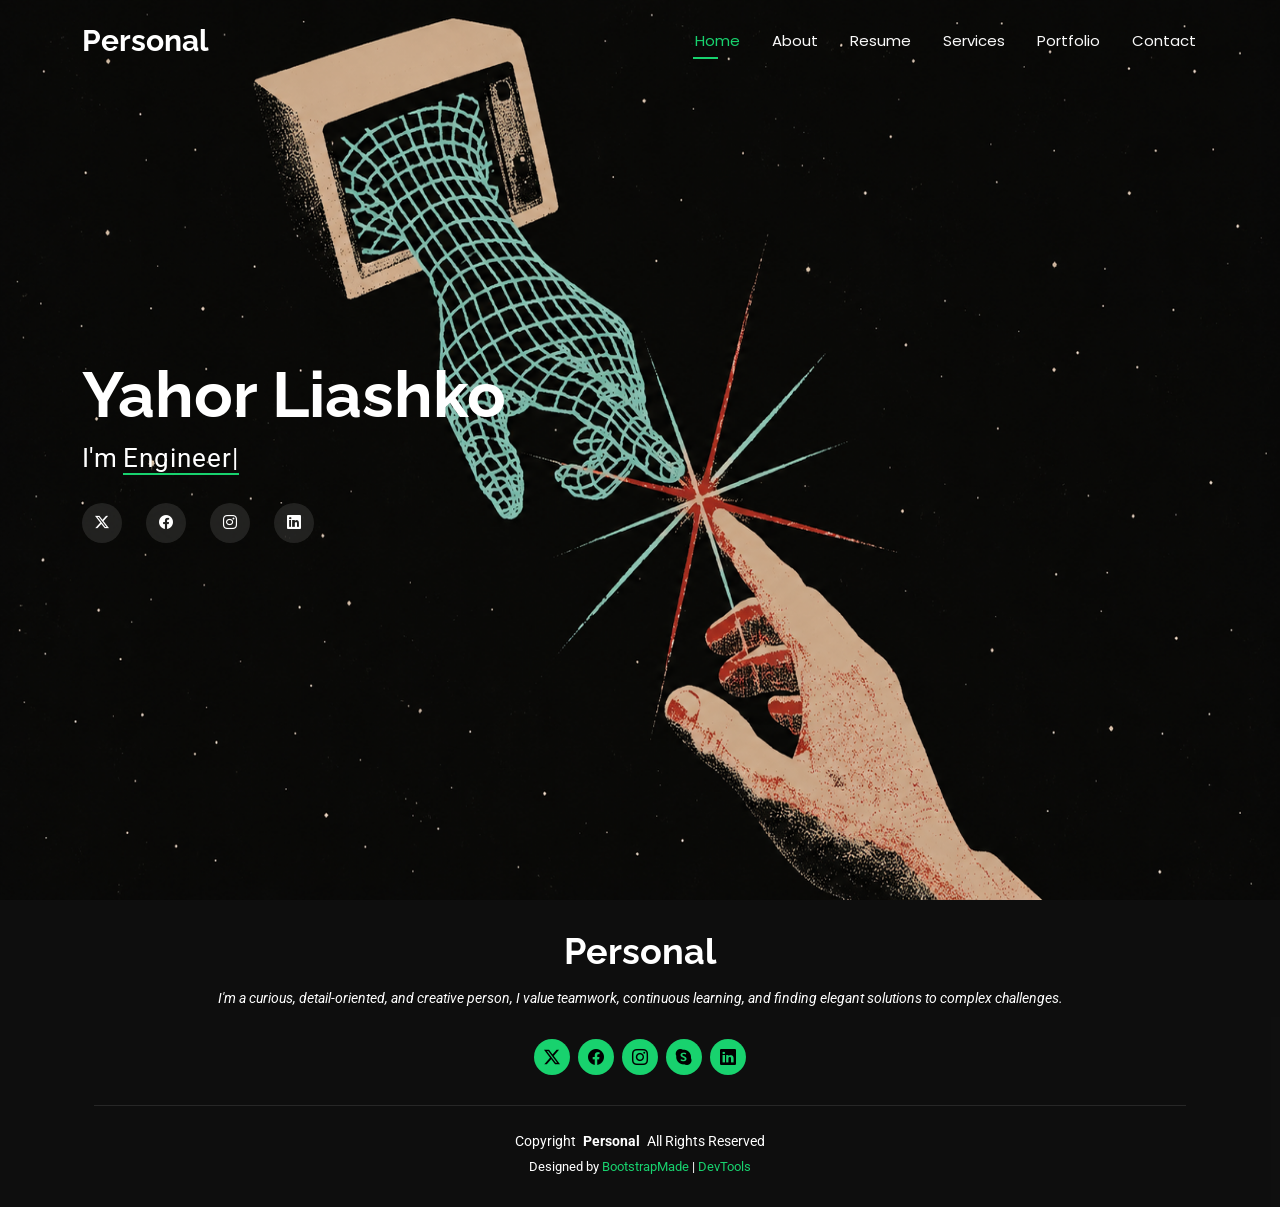
<file: index.html>
<!DOCTYPE html>
<html lang="en">

<head>
  <meta charset="utf-8">
  <meta content="width=device-width, initial-scale=1.0" name="viewport">
  <title>My CV</title>
  <meta name="description" content="Yahor Liashko CV page">
  <meta name="keywords" content="Yahor Liashko, CV, Resume">
  <meta name="author" content="Yahor Liashko">

  <!-- Favicons -->
  <link href="assets/img/e.svg" rel="icon">
  <link href="assets/img/apple-touch-icon.png" rel="apple-touch-icon">

  <!-- Fonts -->
  <link href="https://fonts.googleapis.com" rel="preconnect">
  <link href="https://fonts.gstatic.com" rel="preconnect" crossorigin>
  <link href="https://fonts.googleapis.com/css2?family=Roboto:ital,wght@0,100;0,300;0,400;0,500;0,700;0,900;1,100;1,300;1,400;1,500;1,700;1,900&family=Poppins:ital,wght@0,100;0,200;0,300;0,400;0,500;0,600;0,700;0,800;0,900;1,100;1,200;1,300;1,400;1,500;1,600;1,700;1,800;1,900&family=Raleway:ital,wght@0,100;0,200;0,300;0,400;0,500;0,600;0,700;0,800;0,900;1,100;1,200;1,300;1,400;1,500;1,600;1,700;1,800;1,900&display=swap" rel="stylesheet">

  <!-- Vendor CSS Files -->
  <link href="assets/vendor/bootstrap/css/bootstrap.min.css" rel="stylesheet">
  <link href="assets/vendor/bootstrap-icons/bootstrap-icons.css" rel="stylesheet">
  <link href="assets/vendor/aos/aos.css" rel="stylesheet">
  <link href="assets/vendor/swiper/swiper-bundle.min.css" rel="stylesheet">
  <link href="assets/vendor/glightbox/css/glightbox.min.css" rel="stylesheet">

  <!-- Main CSS File -->
  <link href="assets/css/main.css" rel="stylesheet">

  <!-- =======================================================
  * Template Name: Personal
  * Template URL: https://bootstrapmade.com/personal-free-resume-bootstrap-template/
  * Updated: Mar 05 2025 with Bootstrap v5.3.3
  * Author: BootstrapMade.com
  * License: https://bootstrapmade.com/license/
  ======================================================== -->
</head>

<body class="index-page">

  <header id="header" class="header d-flex align-items-center fixed-top">
    <div class="container-fluid container-xl position-relative d-flex align-items-center justify-content-between">

      <a href="index.html" class="logo d-flex align-items-center">
        <!-- Uncomment the line below if you also wish to use an image logo -->
        <!-- <img src="assets/img/logo.webp" alt=""> -->
        <h1 class="sitename">Personal</h1>
      </a>

      <nav id="navmenu" class="navmenu">
        <ul>
          <li><a href="index.html" class="active">Home</a></li>
          <li><a href="about.html">About</a></li>
          <li><a href="resume.html">Resume</a></li>
          <li><a href="services.html">Services</a></li>
          <li><a href="portfolio.html">Portfolio</a></li>
          <li><a href="contact.html">Contact</a></li>
        </ul>
        <i class="mobile-nav-toggle d-xl-none bi bi-list"></i>
      </nav>

    </div>
  </header>

  <main class="main">

    <!-- Hero Section -->
    <section id="hero" class="hero section dark-background">

      <img src="assets/img/homebg.png" alt="" data-aos="fade-in">

      <div class="container" data-aos="zoom-out" data-aos-delay="100">
        <h2>Yahor Liashko</h2>
        <p>I'm <span class="typed" data-typed-items="Engineer, Developer, Programmer, IT Support"></span><span class="typed-cursor typed-cursor--blink"></span></p>
        <div class="social-links">
          <a href="#"><i class="bi bi-twitter-x"></i></a>
          <a href="#"><i class="bi bi-facebook"></i></a>
          <a href="#"><i class="bi bi-instagram"></i></a>
          <a href="#"><i class="bi bi-linkedin"></i></a>
        </div>
      </div>

    </section><!-- /Hero Section -->

  </main>

  <footer id="footer" class="footer dark-background">
    <div class="container">
      <h3 class="sitename">Personal</h3>
      <p>I'm a curious, detail-oriented, and creative person, I value teamwork, continuous learning, and finding elegant solutions to complex challenges.</p>
      <div class="social-links d-flex justify-content-center">
        <a href=""><i class="bi bi-twitter-x"></i></a>
        <a href=""><i class="bi bi-facebook"></i></a>
        <a href=""><i class="bi bi-instagram"></i></a>
        <a href=""><i class="bi bi-skype"></i></a>
        <a href=""><i class="bi bi-linkedin"></i></a>
      </div>
      <div class="container">
        <div class="copyright">
          <span>Copyright</span> <strong class="px-1 sitename">Personal</strong> <span>All Rights Reserved</span>
        </div>
        <div class="credits">
          <!-- All the links in the footer should remain intact. -->
          <!-- You can delete the links only if you've purchased the pro version. -->
          <!-- Licensing information: https://bootstrapmade.com/license/ -->
          <!-- Purchase the pro version with working PHP/AJAX contact form: [buy-url] -->
          Designed by <a href="https://bootstrapmade.com/">BootstrapMade</a> | <a href="https://bootstrapmade.com/tools/">DevTools</a>
        </div>
      </div>
    </div>
  </footer>

  <!-- Scroll Top -->
  <a href="#" id="scroll-top" class="scroll-top d-flex align-items-center justify-content-center"><i class="bi bi-arrow-up-short"></i></a>

  <!-- Preloader -->
  <div id="preloader"></div>

  <!-- Vendor JS Files -->
  <script src="assets/vendor/bootstrap/js/bootstrap.bundle.min.js"></script>
  <script src="assets/vendor/php-email-form/validate.js"></script>
  <script src="assets/vendor/aos/aos.js"></script>
  <script src="assets/vendor/typed.js/typed.umd.js"></script>
  <script src="assets/vendor/purecounter/purecounter_vanilla.js"></script>
  <script src="assets/vendor/waypoints/noframework.waypoints.js"></script>
  <script src="assets/vendor/swiper/swiper-bundle.min.js"></script>
  <script src="assets/vendor/glightbox/js/glightbox.min.js"></script>
  <script src="assets/vendor/imagesloaded/imagesloaded.pkgd.min.js"></script>
  <script src="assets/vendor/isotope-layout/isotope.pkgd.min.js"></script>

  <!-- Main JS File -->
  <script src="assets/js/main.js"></script>

</body>

</html>
</file>
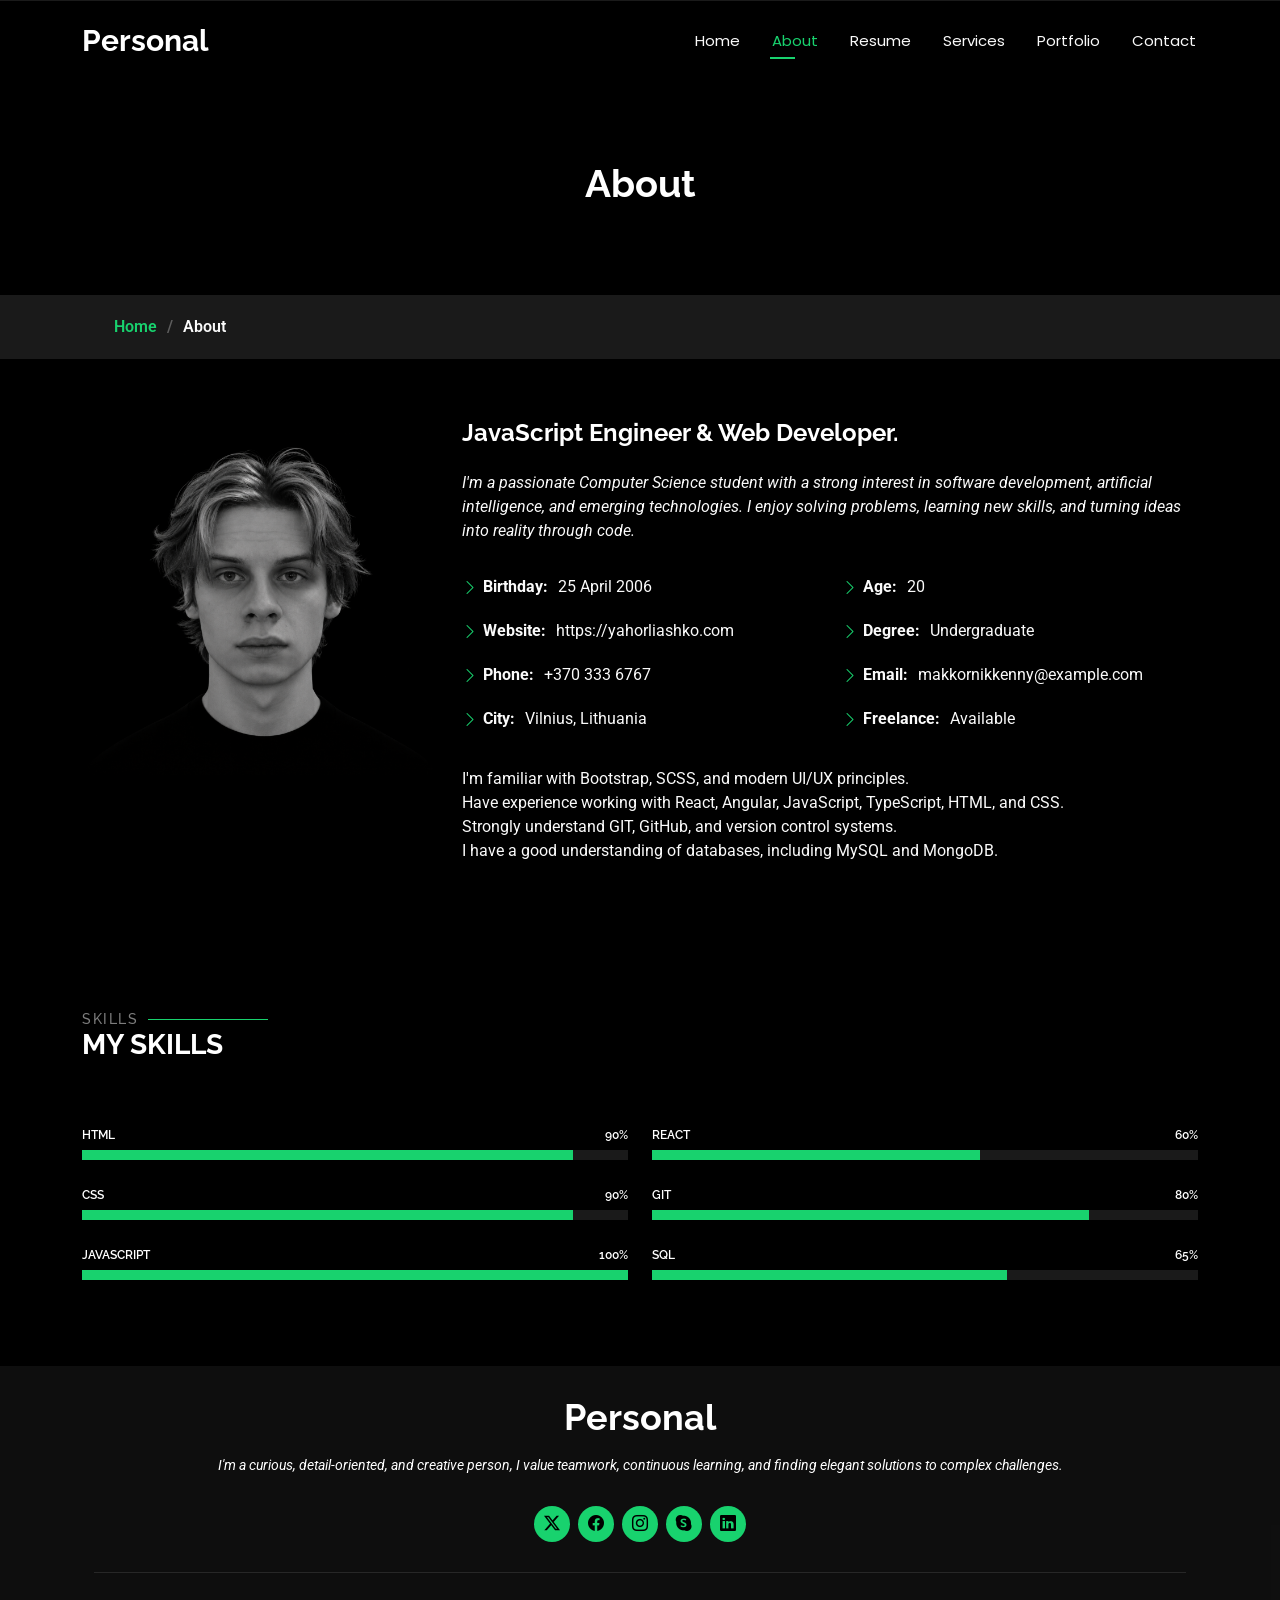
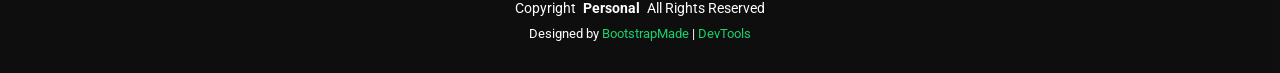
<file: about.html>
<!DOCTYPE html>
<html lang="en">

<head>
  <meta charset="utf-8">
  <meta content="width=device-width, initial-scale=1.0" name="viewport">
  <title>My CV</title>
  <meta name="description" content="Yahor Liashko CV page">
  <meta name="keywords" content="Yahor Liashko, CV, Resume">
  <meta name="author" content="Yahor Liashko">


  <!-- Favicons -->
  <link href="assets/img/e.svg" rel="icon">
  <link href="assets/img/apple-touch-icon.png" rel="apple-touch-icon">

  <!-- Fonts -->
  <link href="https://fonts.googleapis.com" rel="preconnect">
  <link href="https://fonts.gstatic.com" rel="preconnect" crossorigin>
  <link href="https://fonts.googleapis.com/css2?family=Roboto:ital,wght@0,100;0,300;0,400;0,500;0,700;0,900;1,100;1,300;1,400;1,500;1,700;1,900&family=Poppins:ital,wght@0,100;0,200;0,300;0,400;0,500;0,600;0,700;0,800;0,900;1,100;1,200;1,300;1,400;1,500;1,600;1,700;1,800;1,900&family=Raleway:ital,wght@0,100;0,200;0,300;0,400;0,500;0,600;0,700;0,800;0,900;1,100;1,200;1,300;1,400;1,500;1,600;1,700;1,800;1,900&display=swap" rel="stylesheet">

  <!-- Vendor CSS Files -->
  <link href="assets/vendor/bootstrap/css/bootstrap.min.css" rel="stylesheet">
  <link href="assets/vendor/bootstrap-icons/bootstrap-icons.css" rel="stylesheet">
  <link href="assets/vendor/aos/aos.css" rel="stylesheet">
  <link href="assets/vendor/swiper/swiper-bundle.min.css" rel="stylesheet">
  <link href="assets/vendor/glightbox/css/glightbox.min.css" rel="stylesheet">

  <!-- Main CSS File -->
  <link href="assets/css/main.css" rel="stylesheet">

  <!-- =======================================================
  * Template Name: Personal
  * Template URL: https://bootstrapmade.com/personal-free-resume-bootstrap-template/
  * Updated: Mar 05 2025 with Bootstrap v5.3.3
  * Author: BootstrapMade.com
  * License: https://bootstrapmade.com/license/
  ======================================================== -->
</head>

<body class="about-page">

  <header id="header" class="header d-flex align-items-center fixed-top">
    <div class="container-fluid container-xl position-relative d-flex align-items-center justify-content-between">

      <a href="index.html" class="logo d-flex align-items-center">
        <!-- Uncomment the line below if you also wish to use an image logo -->
        <!-- <img src="assets/img/logo.webp" alt=""> -->
        <h1 class="sitename">Personal</h1>
      </a>

      <nav id="navmenu" class="navmenu">
        <ul>
          <li><a href="index.html">Home</a></li>
          <li><a href="about.html" class="active">About</a></li>
          <li><a href="resume.html">Resume</a></li>
          <li><a href="services.html">Services</a></li>
          <li><a href="portfolio.html">Portfolio</a></li>
          <li><a href="contact.html">Contact</a></li>
        </ul>
        <i class="mobile-nav-toggle d-xl-none bi bi-list"></i>
      </nav>

    </div>
  </header>

  <main class="main">

    <!-- Page Title -->
    <div class="page-title" data-aos="fade">
      <div class="heading">
        <div class="container">
          <div class="row d-flex justify-content-center text-center">
            <div class="col-lg-8">
              <h1>About</h1>
            </div>
          </div>
        </div>
      </div>
      <nav class="breadcrumbs">
        <div class="container">
          <ol>
            <li><a href="index.html">Home</a></li>
            <li class="current">About</li>
          </ol>
        </div>
      </nav>
    </div><!-- End Page Title -->

    <!-- About Section -->
    <section id="about" class="about section">

      <div class="container" data-aos="fade-up" data-aos-delay="100">

        <div class="row gy-4 justify-content-center">
          <div class="col-lg-4">
            <img src="assets/img/fluid-img.png" class="img-fluid" alt="">
          </div>
          <div class="col-lg-8 content">
            <h2>JavaScript Engineer &amp; Web Developer.</h2>
            <p class="fst-italic py-3">
             I'm a passionate Computer Science student with a strong interest in software development, artificial intelligence, and emerging technologies. I enjoy solving problems, learning new skills, and turning ideas into reality through code.
            </p>
            <div class="row">
              <div class="col-lg-6">
                <ul>
                  <li><i class="bi bi-chevron-right"></i> <strong>Birthday:</strong> <span>25 April 2006</span></li>
                  <li><i class="bi bi-chevron-right"></i> <strong>Website:</strong> <span>https://yahorliashko.com</span></li>
                  <li><i class="bi bi-chevron-right"></i> <strong>Phone:</strong> <span>+370 333 6767</span></li>
                  <li><i class="bi bi-chevron-right"></i> <strong>City:</strong> <span>Vilnius, Lithuania</span></li>
                </ul>
              </div>
              <div class="col-lg-6">
                <ul>
                  <li><i class="bi bi-chevron-right"></i> <strong>Age:</strong> <span>20</span></li>
                  <li><i class="bi bi-chevron-right"></i> <strong>Degree:</strong> <span>Undergraduate</span></li>
                  <li><i class="bi bi-chevron-right"></i> <strong>Email:</strong> <span>makkornikkenny@example.com</span></li>
                  <li><i class="bi bi-chevron-right"></i> <strong>Freelance:</strong> <span>Available</span></li>
                </ul>
              </div>
            </div>
            <p class="py-3">
              I'm familiar with Bootstrap, SCSS, and modern UI/UX principles.<br>
              Have experience working with React, Angular, JavaScript, TypeScript, HTML, and CSS.<br>
              Strongly understand GIT, GitHub, and version control systems.<br>
              I have a good understanding of databases, including MySQL and MongoDB.
            </p>
          </div>
        </div>

      </div>

    </section><!-- /About Section -->

    <!-- Skills Section -->
    <section id="skills" class="skills section">

      <!-- Section Title -->
      <div class="container section-title" data-aos="fade-up">
        <h2>Skills</h2>
        <div><span>My</span> <span class="description-title">Skills</span></div>
      </div><!-- End Section Title -->

      <div class="container" data-aos="fade-up" data-aos-delay="100">

        <div class="row skills-content skills-animation">

          <div class="col-lg-6">

            <div class="progress">
              <span class="skill"><span>HTML</span> <i class="val">90%</i></span>
              <div class="progress-bar-wrap">
                <div class="progress-bar" role="progressbar" aria-valuenow="90" aria-valuemin="0" aria-valuemax="100"></div>
              </div>
            </div><!-- End Skills Item -->

            <div class="progress">
              <span class="skill"><span>CSS</span> <i class="val">90%</i></span>
              <div class="progress-bar-wrap">
                <div class="progress-bar" role="progressbar" aria-valuenow="90" aria-valuemin="0" aria-valuemax="100"></div>
              </div>
            </div><!-- End Skills Item -->

            <div class="progress">
              <span class="skill"><span>JavaScript</span> <i class="val">100%</i></span>
              <div class="progress-bar-wrap">
                <div class="progress-bar" role="progressbar" aria-valuenow="100" aria-valuemin="0" aria-valuemax="100"></div>
              </div>
            </div><!-- End Skills Item -->

          </div>

          <div class="col-lg-6">

            <div class="progress">
              <span class="skill"><span>React</span> <i class="val">60%</i></span>
              <div class="progress-bar-wrap">
                <div class="progress-bar" role="progressbar" aria-valuenow="60" aria-valuemin="0" aria-valuemax="100"></div>
              </div>
            </div><!-- End Skills Item -->

            <div class="progress">
              <span class="skill"><span>GIT</span> <i class="val">80%</i></span>
              <div class="progress-bar-wrap">
                <div class="progress-bar" role="progressbar" aria-valuenow="80" aria-valuemin="0" aria-valuemax="100"></div>
              </div>
            </div><!-- End Skills Item -->

            <div class="progress">
              <span class="skill"><span>SQL</span> <i class="val">65%</i></span>
              <div class="progress-bar-wrap">
                <div class="progress-bar" role="progressbar" aria-valuenow="65" aria-valuemin="0" aria-valuemax="100"></div>
              </div>
            </div><!-- End Skills Item -->

          </div>

        </div>

      </div>

    </section><!-- /Skills Section -->

  </main>

  <footer id="footer" class="footer dark-background">
    <div class="container">
      <h3 class="sitename">Personal</h3>
      <p>I'm a curious, detail-oriented, and creative person, I value teamwork, continuous learning, and finding elegant solutions to complex challenges.</p>
      <div class="social-links d-flex justify-content-center">
        <a href=""><i class="bi bi-twitter-x"></i></a>
        <a href=""><i class="bi bi-facebook"></i></a>
        <a href=""><i class="bi bi-instagram"></i></a>
        <a href=""><i class="bi bi-skype"></i></a>
        <a href=""><i class="bi bi-linkedin"></i></a>
      </div>
      <div class="container">
        <div class="copyright">
          <span>Copyright</span> <strong class="px-1 sitename">Personal</strong> <span>All Rights Reserved</span>
        </div>
        <div class="credits">
          <!-- All the links in the footer should remain intact. -->
          <!-- You can delete the links only if you've purchased the pro version. -->
          <!-- Licensing information: https://bootstrapmade.com/license/ -->
          <!-- Purchase the pro version with working PHP/AJAX contact form: [buy-url] -->
          Designed by <a href="https://bootstrapmade.com/">BootstrapMade</a> | <a href="https://bootstrapmade.com/tools/">DevTools</a>
        </div>
      </div>
    </div>
  </footer>

  <!-- Scroll Top -->
  <a href="#" id="scroll-top" class="scroll-top d-flex align-items-center justify-content-center"><i class="bi bi-arrow-up-short"></i></a>

  <!-- Preloader -->
  <div id="preloader"></div>

  <!-- Vendor JS Files -->
  <script src="assets/vendor/bootstrap/js/bootstrap.bundle.min.js"></script>
  <script src="assets/vendor/php-email-form/validate.js"></script>
  <script src="assets/vendor/aos/aos.js"></script>
  <script src="assets/vendor/typed.js/typed.umd.js"></script>
  <script src="assets/vendor/purecounter/purecounter_vanilla.js"></script>
  <script src="assets/vendor/waypoints/noframework.waypoints.js"></script>
  <script src="assets/vendor/swiper/swiper-bundle.min.js"></script>
  <script src="assets/vendor/glightbox/js/glightbox.min.js"></script>
  <script src="assets/vendor/imagesloaded/imagesloaded.pkgd.min.js"></script>
  <script src="assets/vendor/isotope-layout/isotope.pkgd.min.js"></script>

  <!-- Main JS File -->
  <script src="assets/js/main.js"></script>

</body>

</html>
</file>
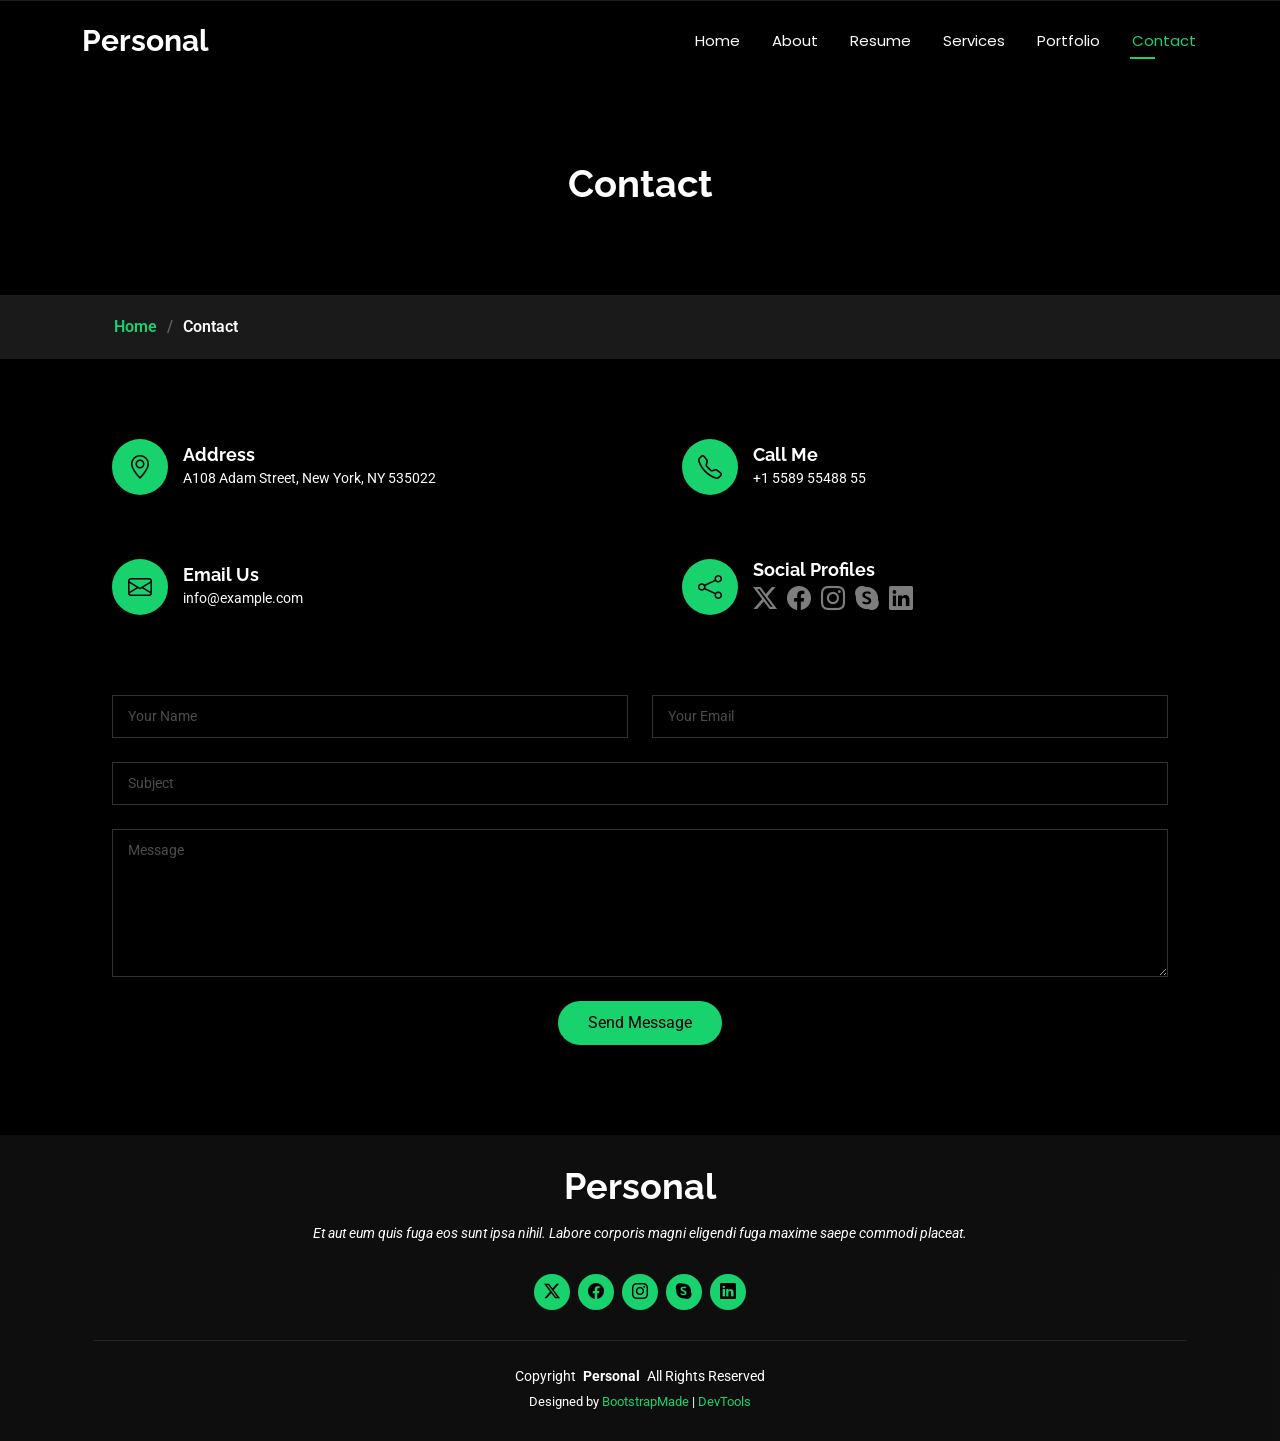
<file: contact.html>
<!DOCTYPE html>
<html lang="en">

<head>
  <meta charset="utf-8">
  <meta content="width=device-width, initial-scale=1.0" name="viewport">
  <title>Contact - Personal Bootstrap Template</title>
  <meta name="description" content="">
  <meta name="keywords" content="">

  <!-- Favicons -->
  <link href="assets/img/e.svg" rel="icon">
  <link href="assets/img/apple-touch-icon.png" rel="apple-touch-icon">

  <!-- Fonts -->
  <link href="https://fonts.googleapis.com" rel="preconnect">
  <link href="https://fonts.gstatic.com" rel="preconnect" crossorigin>
  <link href="https://fonts.googleapis.com/css2?family=Roboto:ital,wght@0,100;0,300;0,400;0,500;0,700;0,900;1,100;1,300;1,400;1,500;1,700;1,900&family=Poppins:ital,wght@0,100;0,200;0,300;0,400;0,500;0,600;0,700;0,800;0,900;1,100;1,200;1,300;1,400;1,500;1,600;1,700;1,800;1,900&family=Raleway:ital,wght@0,100;0,200;0,300;0,400;0,500;0,600;0,700;0,800;0,900;1,100;1,200;1,300;1,400;1,500;1,600;1,700;1,800;1,900&display=swap" rel="stylesheet">

  <!-- Vendor CSS Files -->
  <link href="assets/vendor/bootstrap/css/bootstrap.min.css" rel="stylesheet">
  <link href="assets/vendor/bootstrap-icons/bootstrap-icons.css" rel="stylesheet">
  <link href="assets/vendor/aos/aos.css" rel="stylesheet">
  <link href="assets/vendor/swiper/swiper-bundle.min.css" rel="stylesheet">
  <link href="assets/vendor/glightbox/css/glightbox.min.css" rel="stylesheet">

  <!-- Main CSS File -->
  <link href="assets/css/main.css" rel="stylesheet">

  <!-- =======================================================
  * Template Name: Personal
  * Template URL: https://bootstrapmade.com/personal-free-resume-bootstrap-template/
  * Updated: Mar 05 2025 with Bootstrap v5.3.3
  * Author: BootstrapMade.com
  * License: https://bootstrapmade.com/license/
  ======================================================== -->
</head>

<body class="contact-page">

  <header id="header" class="header d-flex align-items-center fixed-top">
    <div class="container-fluid container-xl position-relative d-flex align-items-center justify-content-between">

      <a href="index.html" class="logo d-flex align-items-center">
        <!-- Uncomment the line below if you also wish to use an image logo -->
        <!-- <img src="assets/img/logo.webp" alt=""> -->
        <h1 class="sitename">Personal</h1>
      </a>

      <nav id="navmenu" class="navmenu">
        <ul>
          <li><a href="index.html">Home</a></li>
          <li><a href="about.html">About</a></li>
          <li><a href="resume.html">Resume</a></li>
          <li><a href="services.html">Services</a></li>
          <li><a href="portfolio.html">Portfolio</a></li>
          <li><a href="contact.html" class="active">Contact</a></li>
        </ul>
        <i class="mobile-nav-toggle d-xl-none bi bi-list"></i>
      </nav>

    </div>
  </header>

  <main class="main">

    <!-- Page Title -->
    <div class="page-title" data-aos="fade">
      <div class="heading">
        <div class="container">
          <div class="row d-flex justify-content-center text-center">
            <div class="col-lg-8">
              <h1>Contact</h1>
            </div>
          </div>
        </div>
      </div>
      <nav class="breadcrumbs">
        <div class="container">
          <ol>
            <li><a href="index.html">Home</a></li>
            <li class="current">Contact</li>
          </ol>
        </div>
      </nav>
    </div><!-- End Page Title -->

    <!-- Contact Section -->
    <section id="contact" class="contact section">

      <div class="container" data-aos="fade-up" data-aos-delay="100">

        <div class="row gy-4">

          <div class="col-md-6">
            <div class="info-item d-flex align-items-center" data-aos="fade-up" data-aos-delay="200">
              <i class="icon bi bi-geo-alt flex-shrink-0"></i>
              <div>
                <h3>Address</h3>
                <p>A108 Adam Street, New York, NY 535022</p>
              </div>
            </div>
          </div><!-- End Info Item -->

          <div class="col-md-6">
            <div class="info-item d-flex align-items-center" data-aos="fade-up" data-aos-delay="300">
              <i class="icon bi bi-telephone flex-shrink-0"></i>
              <div>
                <h3>Call Me</h3>
                <p>+1 5589 55488 55</p>
              </div>
            </div>
          </div><!-- End Info Item -->

          <div class="col-md-6">
            <div class="info-item d-flex align-items-center" data-aos="fade-up" data-aos-delay="400">
              <i class="icon bi bi-envelope flex-shrink-0"></i>
              <div>
                <h3>Email Us</h3>
                <p>info@example.com</p>
              </div>
            </div>
          </div><!-- End Info Item -->

          <div class="col-md-6">
            <div class="info-item d-flex align-items-center" data-aos="fade-up" data-aos-delay="500">
              <i class="icon bi bi-share flex-shrink-0"></i>
              <div>
                <h3>Social Profiles</h3>
                <div class="social-links">
                  <a href="#"><i class="bi bi-twitter-x"></i></a>
                  <a href="#"><i class="bi bi-facebook"></i></a>
                  <a href="#"><i class="bi bi-instagram"></i></a>
                  <a href="#"><i class="bi bi-skype"></i></a>
                  <a href="#"><i class="bi bi-linkedin"></i></a>
                </div>
              </div>
            </div>
          </div><!-- End Info Item -->

        </div>

        <form action="forms/contact.php" method="post" class="php-email-form" data-aos="fade-up" data-aos-delay="600">
          <div class="row gy-4">

            <div class="col-md-6">
              <input type="text" name="name" class="form-control" placeholder="Your Name" required="">
            </div>

            <div class="col-md-6 ">
              <input type="email" class="form-control" name="email" placeholder="Your Email" required="">
            </div>

            <div class="col-md-12">
              <input type="text" class="form-control" name="subject" placeholder="Subject" required="">
            </div>

            <div class="col-md-12">
              <textarea class="form-control" name="message" rows="6" placeholder="Message" required=""></textarea>
            </div>

            <div class="col-md-12 text-center">
              <div class="loading">Loading</div>
              <div class="error-message"></div>
              <div class="sent-message">Your message has been sent. Thank you!</div>

              <button type="submit">Send Message</button>
            </div>

          </div>
        </form><!-- End Contact Form -->

      </div>

    </section><!-- /Contact Section -->

  </main>

  <footer id="footer" class="footer dark-background">
    <div class="container">
      <h3 class="sitename">Personal</h3>
      <p>Et aut eum quis fuga eos sunt ipsa nihil. Labore corporis magni eligendi fuga maxime saepe commodi placeat.</p>
      <div class="social-links d-flex justify-content-center">
        <a href=""><i class="bi bi-twitter-x"></i></a>
        <a href=""><i class="bi bi-facebook"></i></a>
        <a href=""><i class="bi bi-instagram"></i></a>
        <a href=""><i class="bi bi-skype"></i></a>
        <a href=""><i class="bi bi-linkedin"></i></a>
      </div>
      <div class="container">
        <div class="copyright">
          <span>Copyright</span> <strong class="px-1 sitename">Personal</strong> <span>All Rights Reserved</span>
        </div>
        <div class="credits">
          <!-- All the links in the footer should remain intact. -->
          <!-- You can delete the links only if you've purchased the pro version. -->
          <!-- Licensing information: https://bootstrapmade.com/license/ -->
          <!-- Purchase the pro version with working PHP/AJAX contact form: [buy-url] -->
          Designed by <a href="https://bootstrapmade.com/">BootstrapMade</a> | <a href="https://bootstrapmade.com/tools/">DevTools</a>
        </div>
      </div>
    </div>
  </footer>

  <!-- Scroll Top -->
  <a href="#" id="scroll-top" class="scroll-top d-flex align-items-center justify-content-center"><i class="bi bi-arrow-up-short"></i></a>

  <!-- Preloader -->
  <div id="preloader"></div>

  <!-- Vendor JS Files -->
  <script src="assets/vendor/bootstrap/js/bootstrap.bundle.min.js"></script>
  <script src="assets/vendor/php-email-form/validate.js"></script>
  <script src="assets/vendor/aos/aos.js"></script>
  <script src="assets/vendor/typed.js/typed.umd.js"></script>
  <script src="assets/vendor/purecounter/purecounter_vanilla.js"></script>
  <script src="assets/vendor/waypoints/noframework.waypoints.js"></script>
  <script src="assets/vendor/swiper/swiper-bundle.min.js"></script>
  <script src="assets/vendor/glightbox/js/glightbox.min.js"></script>
  <script src="assets/vendor/imagesloaded/imagesloaded.pkgd.min.js"></script>
  <script src="assets/vendor/isotope-layout/isotope.pkgd.min.js"></script>

  <!-- Main JS File -->
  <script src="assets/js/main.js"></script>

</body>

</html>
</file>
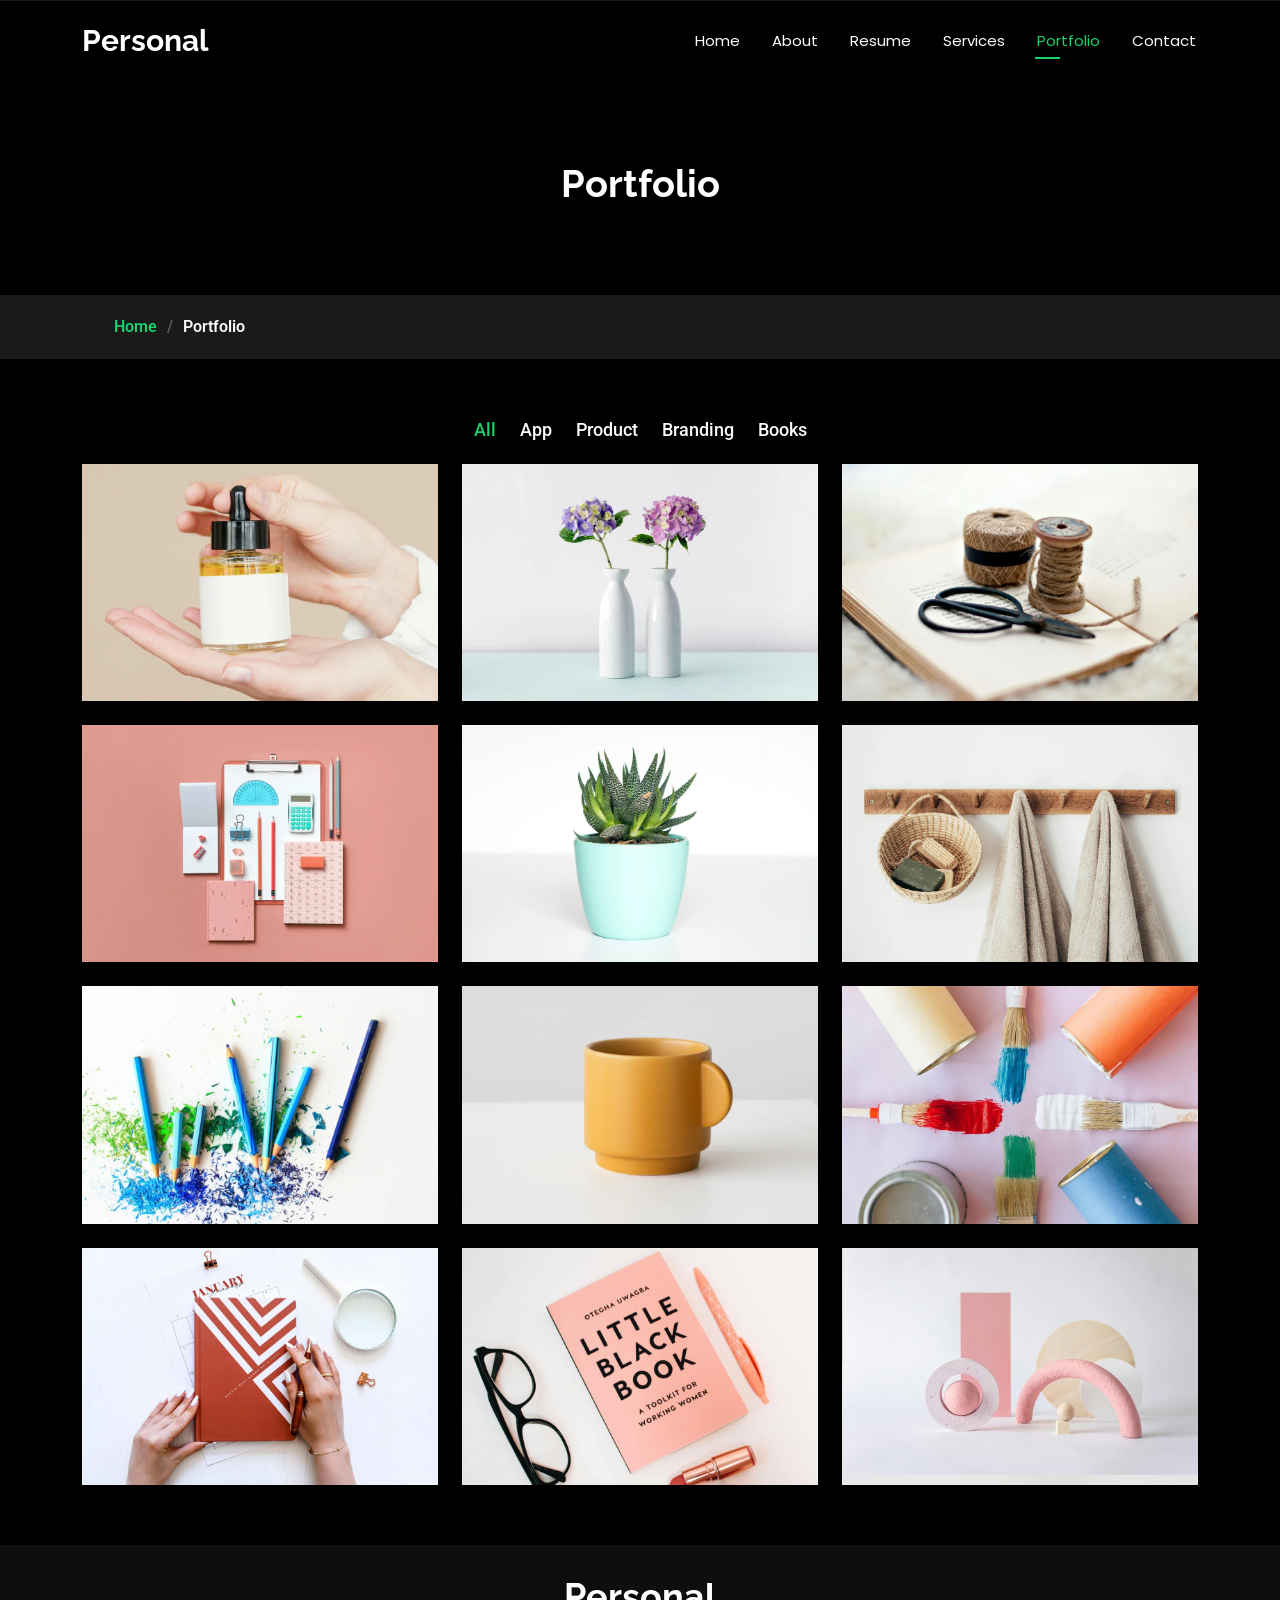
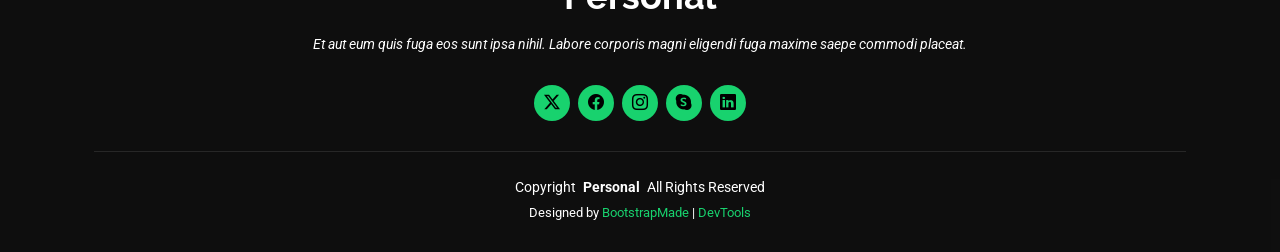
<file: portfolio.html>
<!DOCTYPE html>
<html lang="en">

<head>
  <meta charset="utf-8">
  <meta content="width=device-width, initial-scale=1.0" name="viewport">
  <title>Portfolio - Personal Bootstrap Template</title>
  <meta name="description" content="">
  <meta name="keywords" content="">

  <!-- Favicons -->
  <link href="assets/img/favicon.png" rel="icon">
  <link href="assets/img/apple-touch-icon.png" rel="apple-touch-icon">

  <!-- Fonts -->
  <link href="https://fonts.googleapis.com" rel="preconnect">
  <link href="https://fonts.gstatic.com" rel="preconnect" crossorigin>
  <link href="https://fonts.googleapis.com/css2?family=Roboto:ital,wght@0,100;0,300;0,400;0,500;0,700;0,900;1,100;1,300;1,400;1,500;1,700;1,900&family=Poppins:ital,wght@0,100;0,200;0,300;0,400;0,500;0,600;0,700;0,800;0,900;1,100;1,200;1,300;1,400;1,500;1,600;1,700;1,800;1,900&family=Raleway:ital,wght@0,100;0,200;0,300;0,400;0,500;0,600;0,700;0,800;0,900;1,100;1,200;1,300;1,400;1,500;1,600;1,700;1,800;1,900&display=swap" rel="stylesheet">

  <!-- Vendor CSS Files -->
  <link href="assets/vendor/bootstrap/css/bootstrap.min.css" rel="stylesheet">
  <link href="assets/vendor/bootstrap-icons/bootstrap-icons.css" rel="stylesheet">
  <link href="assets/vendor/aos/aos.css" rel="stylesheet">
  <link href="assets/vendor/swiper/swiper-bundle.min.css" rel="stylesheet">
  <link href="assets/vendor/glightbox/css/glightbox.min.css" rel="stylesheet">

  <!-- Main CSS File -->
  <link href="assets/css/main.css" rel="stylesheet">

  <!-- =======================================================
  * Template Name: Personal
  * Template URL: https://bootstrapmade.com/personal-free-resume-bootstrap-template/
  * Updated: Mar 05 2025 with Bootstrap v5.3.3
  * Author: BootstrapMade.com
  * License: https://bootstrapmade.com/license/
  ======================================================== -->
</head>

<body class="portfolio-page">

  <header id="header" class="header d-flex align-items-center fixed-top">
    <div class="container-fluid container-xl position-relative d-flex align-items-center justify-content-between">

      <a href="index.html" class="logo d-flex align-items-center">
        <!-- Uncomment the line below if you also wish to use an image logo -->
        <!-- <img src="assets/img/logo.webp" alt=""> -->
        <h1 class="sitename">Personal</h1>
      </a>

      <nav id="navmenu" class="navmenu">
        <ul>
          <li><a href="index.html">Home</a></li>
          <li><a href="about.html">About</a></li>
          <li><a href="resume.html">Resume</a></li>
          <li><a href="services.html">Services</a></li>
          <li><a href="portfolio.html" class="active">Portfolio</a></li>
          <li><a href="contact.html">Contact</a></li>
        </ul>
        <i class="mobile-nav-toggle d-xl-none bi bi-list"></i>
      </nav>

    </div>
  </header>

  <main class="main">

    <!-- Page Title -->
    <div class="page-title" data-aos="fade">
      <div class="heading">
        <div class="container">
          <div class="row d-flex justify-content-center text-center">
            <div class="col-lg-8">
              <h1>Portfolio</h1>
            </div>
          </div>
        </div>
      </div>
      <nav class="breadcrumbs">
        <div class="container">
          <ol>
            <li><a href="index.html">Home</a></li>
            <li class="current">Portfolio</li>
          </ol>
        </div>
      </nav>
    </div><!-- End Page Title -->

    <!-- Portfolio Section -->
    <section id="portfolio" class="portfolio section">

      <div class="container">

        <div class="isotope-layout" data-default-filter="*" data-layout="masonry" data-sort="original-order">

          <ul class="portfolio-filters isotope-filters" data-aos="fade-up" data-aos-delay="100">
            <li data-filter="*" class="filter-active">All</li>
            <li data-filter=".filter-app">App</li>
            <li data-filter=".filter-product">Product</li>
            <li data-filter=".filter-branding">Branding</li>
            <li data-filter=".filter-books">Books</li>
          </ul><!-- End Portfolio Filters -->

          <div class="row gy-4 isotope-container" data-aos="fade-up" data-aos-delay="200">

            <div class="col-lg-4 col-md-6 portfolio-item isotope-item filter-app">
              <div class="portfolio-content h-100">
                <img src="assets/img/portfolio/portfolio-1.webp" class="img-fluid" alt="">
                <div class="portfolio-info">
                  <h4>App 1</h4>
                  <p>Lorem ipsum, dolor sit amet consectetur</p>
                  <a href="assets/img/portfolio/portfolio-1.webp" title="App 1" data-gallery="portfolio-gallery-app" class="glightbox preview-link"><i class="bi bi-zoom-in"></i></a>
                  <a href="" title="More Details" class="details-link"><i class="bi bi-link-45deg"></i></a>
                </div>
              </div>
            </div><!-- End Portfolio Item -->

            <div class="col-lg-4 col-md-6 portfolio-item isotope-item filter-product">
              <div class="portfolio-content h-100">
                <img src="assets/img/portfolio/portfolio-10.webp" class="img-fluid" alt="">
                <div class="portfolio-info">
                  <h4>Product 1</h4>
                  <p>Lorem ipsum, dolor sit amet consectetur</p>
                  <a href="assets/img/portfolio/portfolio-10.webp" title="Product 1" data-gallery="portfolio-gallery-product" class="glightbox preview-link"><i class="bi bi-zoom-in"></i></a>
                  <a href="" title="More Details" class="details-link"><i class="bi bi-link-45deg"></i></a>
                </div>
              </div>
            </div><!-- End Portfolio Item -->

            <div class="col-lg-4 col-md-6 portfolio-item isotope-item filter-branding">
              <div class="portfolio-content h-100">
                <img src="assets/img/portfolio/portfolio-7.webp" class="img-fluid" alt="">
                <div class="portfolio-info">
                  <h4>Branding 1</h4>
                  <p>Lorem ipsum, dolor sit amet consectetur</p>
                  <a href="assets/img/portfolio/portfolio-7.webp" title="Branding 1" data-gallery="portfolio-gallery-branding" class="glightbox preview-link"><i class="bi bi-zoom-in"></i></a>
                  <a href="" title="More Details" class="details-link"><i class="bi bi-link-45deg"></i></a>
                </div>
              </div>
            </div><!-- End Portfolio Item -->

            <div class="col-lg-4 col-md-6 portfolio-item isotope-item filter-books">
              <div class="portfolio-content h-100">
                <img src="assets/img/portfolio/portfolio-4.webp" class="img-fluid" alt="">
                <div class="portfolio-info">
                  <h4>Books 1</h4>
                  <p>Lorem ipsum, dolor sit amet consectetur</p>
                  <a href="assets/img/portfolio/portfolio-4.webp" title="Branding 1" data-gallery="portfolio-gallery-book" class="glightbox preview-link"><i class="bi bi-zoom-in"></i></a>
                  <a href="" title="More Details" class="details-link"><i class="bi bi-link-45deg"></i></a>
                </div>
              </div>
            </div><!-- End Portfolio Item -->

            <div class="col-lg-4 col-md-6 portfolio-item isotope-item filter-app">
              <div class="portfolio-content h-100">
                <img src="assets/img/portfolio/portfolio-2.webp" class="img-fluid" alt="">
                <div class="portfolio-info">
                  <h4>App 2</h4>
                  <p>Lorem ipsum, dolor sit amet consectetur</p>
                  <a href="assets/img/portfolio/portfolio-2.webp" title="App 2" data-gallery="portfolio-gallery-app" class="glightbox preview-link"><i class="bi bi-zoom-in"></i></a>
                  <a href="" title="More Details" class="details-link"><i class="bi bi-link-45deg"></i></a>
                </div>
              </div>
            </div><!-- End Portfolio Item -->

            <div class="col-lg-4 col-md-6 portfolio-item isotope-item filter-product">
              <div class="portfolio-content h-100">
                <img src="assets/img/portfolio/portfolio-11.webp" class="img-fluid" alt="">
                <div class="portfolio-info">
                  <h4>Product 2</h4>
                  <p>Lorem ipsum, dolor sit amet consectetur</p>
                  <a href="assets/img/portfolio/portfolio-11.webp" title="Product 2" data-gallery="portfolio-gallery-product" class="glightbox preview-link"><i class="bi bi-zoom-in"></i></a>
                  <a href="" title="More Details" class="details-link"><i class="bi bi-link-45deg"></i></a>
                </div>
              </div>
            </div><!-- End Portfolio Item -->

            <div class="col-lg-4 col-md-6 portfolio-item isotope-item filter-branding">
              <div class="portfolio-content h-100">
                <img src="assets/img/portfolio/portfolio-8.webp" class="img-fluid" alt="">
                <div class="portfolio-info">
                  <h4>Branding 2</h4>
                  <p>Lorem ipsum, dolor sit amet consectetur</p>
                  <a href="assets/img/portfolio/portfolio-8.webp" title="Branding 2" data-gallery="portfolio-gallery-branding" class="glightbox preview-link"><i class="bi bi-zoom-in"></i></a>
                  <a href="" title="More Details" class="details-link"><i class="bi bi-link-45deg"></i></a>
                </div>
              </div>
            </div><!-- End Portfolio Item -->

            <div class="col-lg-4 col-md-6 portfolio-item isotope-item filter-books">
              <div class="portfolio-content h-100">
                <img src="assets/img/portfolio/portfolio-5.webp" class="img-fluid" alt="">
                <div class="portfolio-info">
                  <h4>Books 2</h4>
                  <p>Lorem ipsum, dolor sit amet consectetur</p>
                  <a href="assets/img/portfolio/portfolio-5.webp" title="Branding 2" data-gallery="portfolio-gallery-book" class="glightbox preview-link"><i class="bi bi-zoom-in"></i></a>
                  <a href="" title="More Details" class="details-link"><i class="bi bi-link-45deg"></i></a>
                </div>
              </div>
            </div><!-- End Portfolio Item -->

            <div class="col-lg-4 col-md-6 portfolio-item isotope-item filter-app">
              <div class="portfolio-content h-100">
                <img src="assets/img/portfolio/portfolio-3.webp" class="img-fluid" alt="">
                <div class="portfolio-info">
                  <h4>App 3</h4>
                  <p>Lorem ipsum, dolor sit amet consectetur</p>
                  <a href="assets/img/portfolio/portfolio-3.webp" title="App 3" data-gallery="portfolio-gallery-app" class="glightbox preview-link"><i class="bi bi-zoom-in"></i></a>
                  <a href="" title="More Details" class="details-link"><i class="bi bi-link-45deg"></i></a>
                </div>
              </div>
            </div><!-- End Portfolio Item -->

            <div class="col-lg-4 col-md-6 portfolio-item isotope-item filter-product">
              <div class="portfolio-content h-100">
                <img src="assets/img/portfolio/portfolio-12.webp" class="img-fluid" alt="">
                <div class="portfolio-info">
                  <h4>Product 3</h4>
                  <p>Lorem ipsum, dolor sit amet consectetur</p>
                  <a href="assets/img/portfolio/portfolio-12.webp" title="Product 3" data-gallery="portfolio-gallery-product" class="glightbox preview-link"><i class="bi bi-zoom-in"></i></a>
                  <a href="" title="More Details" class="details-link"><i class="bi bi-link-45deg"></i></a>
                </div>
              </div>
            </div><!-- End Portfolio Item -->

            <div class="col-lg-4 col-md-6 portfolio-item isotope-item filter-branding">
              <div class="portfolio-content h-100">
                <img src="assets/img/portfolio/portfolio-9.webp" class="img-fluid" alt="">
                <div class="portfolio-info">
                  <h4>Branding 3</h4>
                  <p>Lorem ipsum, dolor sit amet consectetur</p>
                  <a href="assets/img/portfolio/portfolio-9.webp" title="Branding 2" data-gallery="portfolio-gallery-branding" class="glightbox preview-link"><i class="bi bi-zoom-in"></i></a>
                  <a href="" title="More Details" class="details-link"><i class="bi bi-link-45deg"></i></a>
                </div>
              </div>
            </div><!-- End Portfolio Item -->

            <div class="col-lg-4 col-md-6 portfolio-item isotope-item filter-books">
              <div class="portfolio-content h-100">
                <img src="assets/img/portfolio/portfolio-6.webp" class="img-fluid" alt="">
                <div class="portfolio-info">
                  <h4>Books 3</h4>
                  <p>Lorem ipsum, dolor sit amet consectetur</p>
                  <a href="assets/img/portfolio/portfolio-6.webp" title="Branding 3" data-gallery="portfolio-gallery-book" class="glightbox preview-link"><i class="bi bi-zoom-in"></i></a>
                  <a href="" title="More Details" class="details-link"><i class="bi bi-link-45deg"></i></a>
                </div>
              </div>
            </div><!-- End Portfolio Item -->

          </div><!-- End Portfolio Container -->

        </div>

      </div>

    </section><!-- /Portfolio Section -->

  </main>

  <footer id="footer" class="footer dark-background">
    <div class="container">
      <h3 class="sitename">Personal</h3>
      <p>Et aut eum quis fuga eos sunt ipsa nihil. Labore corporis magni eligendi fuga maxime saepe commodi placeat.</p>
      <div class="social-links d-flex justify-content-center">
        <a href=""><i class="bi bi-twitter-x"></i></a>
        <a href=""><i class="bi bi-facebook"></i></a>
        <a href=""><i class="bi bi-instagram"></i></a>
        <a href=""><i class="bi bi-skype"></i></a>
        <a href=""><i class="bi bi-linkedin"></i></a>
      </div>
      <div class="container">
        <div class="copyright">
          <span>Copyright</span> <strong class="px-1 sitename">Personal</strong> <span>All Rights Reserved</span>
        </div>
        <div class="credits">
          <!-- All the links in the footer should remain intact. -->
          <!-- You can delete the links only if you've purchased the pro version. -->
          <!-- Licensing information: https://bootstrapmade.com/license/ -->
          <!-- Purchase the pro version with working PHP/AJAX contact form: [buy-url] -->
          Designed by <a href="https://bootstrapmade.com/">BootstrapMade</a> | <a href="https://bootstrapmade.com/tools/">DevTools</a>
        </div>
      </div>
    </div>
  </footer>

  <!-- Scroll Top -->
  <a href="#" id="scroll-top" class="scroll-top d-flex align-items-center justify-content-center"><i class="bi bi-arrow-up-short"></i></a>

  <!-- Preloader -->
  <div id="preloader"></div>

  <!-- Vendor JS Files -->
  <script src="assets/vendor/bootstrap/js/bootstrap.bundle.min.js"></script>
  <script src="assets/vendor/php-email-form/validate.js"></script>
  <script src="assets/vendor/aos/aos.js"></script>
  <script src="assets/vendor/typed.js/typed.umd.js"></script>
  <script src="assets/vendor/purecounter/purecounter_vanilla.js"></script>
  <script src="assets/vendor/waypoints/noframework.waypoints.js"></script>
  <script src="assets/vendor/swiper/swiper-bundle.min.js"></script>
  <script src="assets/vendor/glightbox/js/glightbox.min.js"></script>
  <script src="assets/vendor/imagesloaded/imagesloaded.pkgd.min.js"></script>
  <script src="assets/vendor/isotope-layout/isotope.pkgd.min.js"></script>

  <!-- Main JS File -->
  <script src="assets/js/main.js"></script>

</body>

</html>
</file>
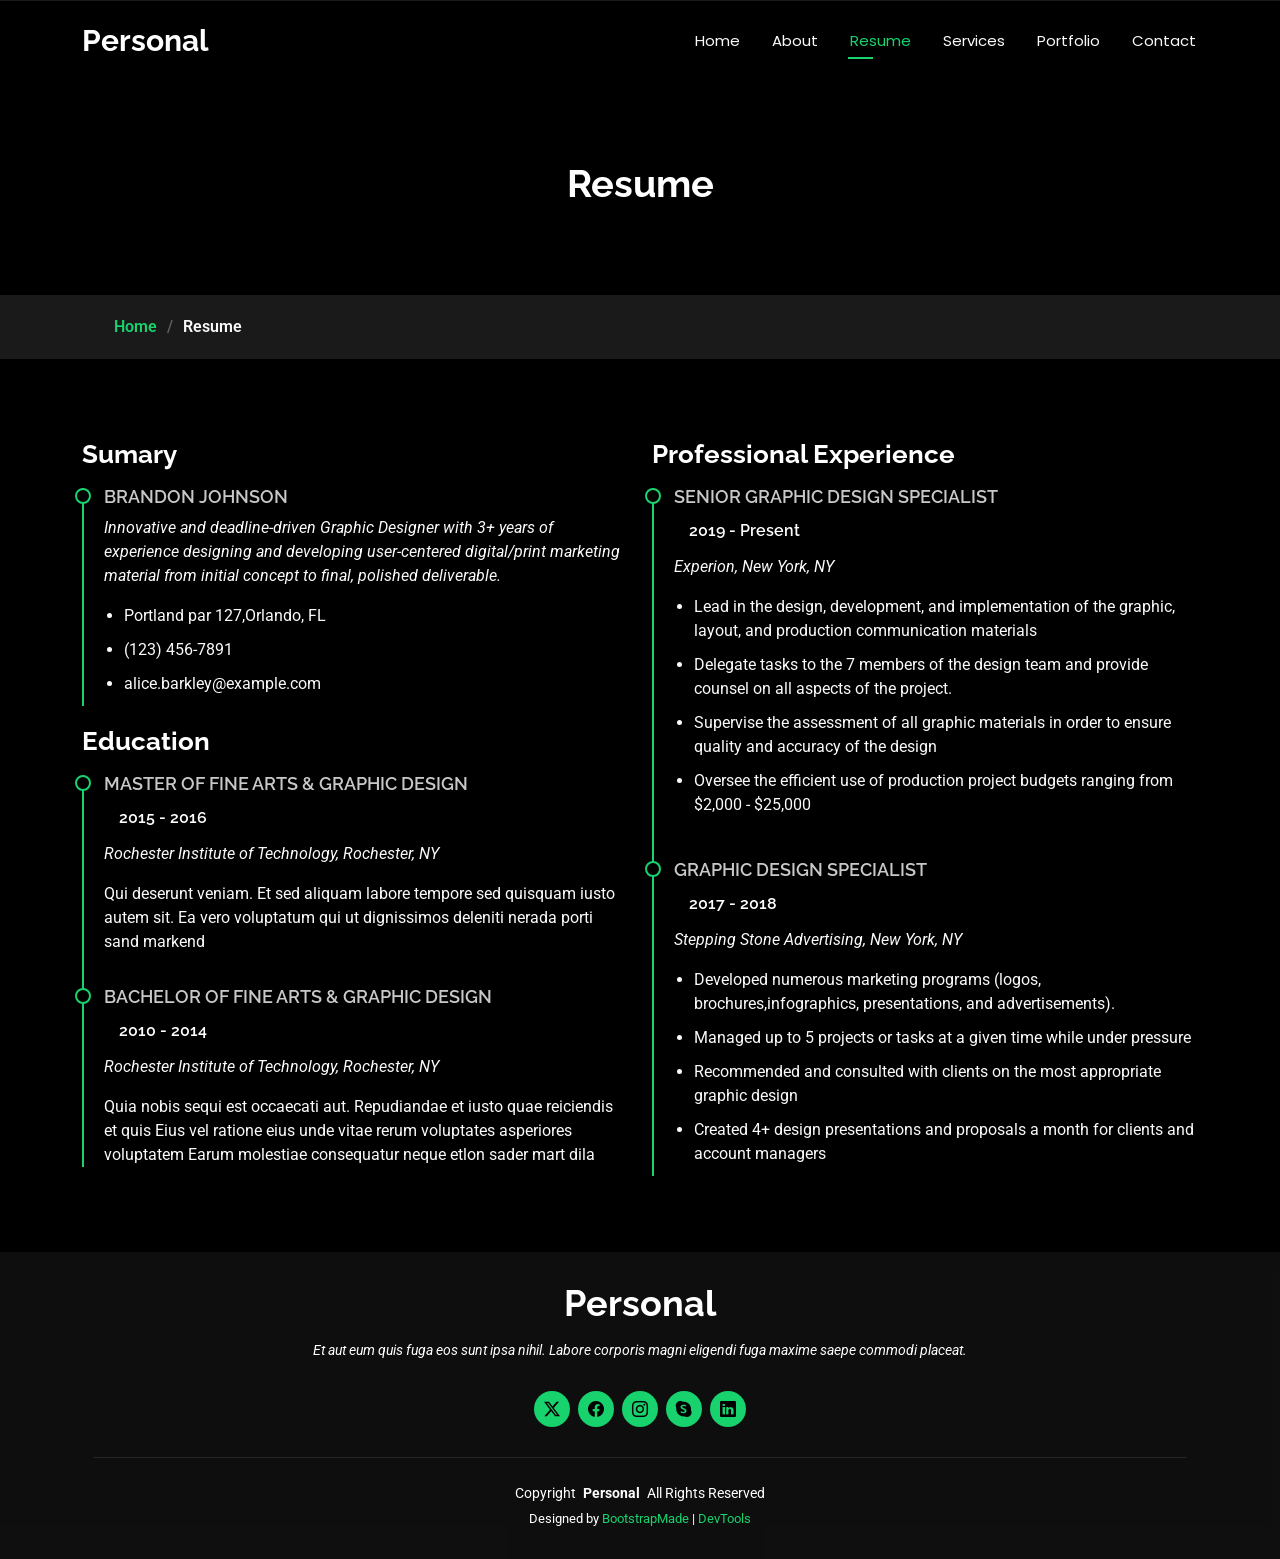
<file: resume.html>
<!DOCTYPE html>
<html lang="en">

<head>
  <meta charset="utf-8">
  <meta content="width=device-width, initial-scale=1.0" name="viewport">
  <title>Resume - Personal Bootstrap Template</title>
  <meta name="description" content="">
  <meta name="keywords" content="">

  <!-- Favicons -->
  <link href="assets/img/favicon.png" rel="icon">
  <link href="assets/img/apple-touch-icon.png" rel="apple-touch-icon">

  <!-- Fonts -->
  <link href="https://fonts.googleapis.com" rel="preconnect">
  <link href="https://fonts.gstatic.com" rel="preconnect" crossorigin>
  <link href="https://fonts.googleapis.com/css2?family=Roboto:ital,wght@0,100;0,300;0,400;0,500;0,700;0,900;1,100;1,300;1,400;1,500;1,700;1,900&family=Poppins:ital,wght@0,100;0,200;0,300;0,400;0,500;0,600;0,700;0,800;0,900;1,100;1,200;1,300;1,400;1,500;1,600;1,700;1,800;1,900&family=Raleway:ital,wght@0,100;0,200;0,300;0,400;0,500;0,600;0,700;0,800;0,900;1,100;1,200;1,300;1,400;1,500;1,600;1,700;1,800;1,900&display=swap" rel="stylesheet">

  <!-- Vendor CSS Files -->
  <link href="assets/vendor/bootstrap/css/bootstrap.min.css" rel="stylesheet">
  <link href="assets/vendor/bootstrap-icons/bootstrap-icons.css" rel="stylesheet">
  <link href="assets/vendor/aos/aos.css" rel="stylesheet">
  <link href="assets/vendor/swiper/swiper-bundle.min.css" rel="stylesheet">
  <link href="assets/vendor/glightbox/css/glightbox.min.css" rel="stylesheet">

  <!-- Main CSS File -->
  <link href="assets/css/main.css" rel="stylesheet">

  <!-- =======================================================
  * Template Name: Personal
  * Template URL: https://bootstrapmade.com/personal-free-resume-bootstrap-template/
  * Updated: Mar 05 2025 with Bootstrap v5.3.3
  * Author: BootstrapMade.com
  * License: https://bootstrapmade.com/license/
  ======================================================== -->
</head>

<body class="resume-page">

  <header id="header" class="header d-flex align-items-center fixed-top">
    <div class="container-fluid container-xl position-relative d-flex align-items-center justify-content-between">

      <a href="index.html" class="logo d-flex align-items-center">
        <!-- Uncomment the line below if you also wish to use an image logo -->
        <!-- <img src="assets/img/logo.webp" alt=""> -->
        <h1 class="sitename">Personal</h1>
      </a>

      <nav id="navmenu" class="navmenu">
        <ul>
          <li><a href="index.html">Home</a></li>
          <li><a href="about.html">About</a></li>
          <li><a href="resume.html" class="active">Resume</a></li>
          <li><a href="services.html">Services</a></li>
          <li><a href="portfolio.html">Portfolio</a></li>
          <li><a href="contact.html">Contact</a></li>
        </ul>
        <i class="mobile-nav-toggle d-xl-none bi bi-list"></i>
      </nav>

    </div>
  </header>

  <main class="main">

    <!-- Page Title -->
    <div class="page-title" data-aos="fade">
      <div class="heading">
        <div class="container">
          <div class="row d-flex justify-content-center text-center">
            <div class="col-lg-8">
              <h1>Resume</h1>
            </div>
          </div>
        </div>
      </div>
      <nav class="breadcrumbs">
        <div class="container">
          <ol>
            <li><a href="index.html">Home</a></li>
            <li class="current">Resume</li>
          </ol>
        </div>
      </nav>
    </div><!-- End Page Title -->

    <!-- Resume Section -->
    <section id="resume" class="resume section">

      <div class="container">

        <div class="row">

          <div class="col-lg-6" data-aos="fade-up" data-aos-delay="100">
            <h3 class="resume-title">Sumary</h3>

            <div class="resume-item pb-0">
              <h4>Brandon Johnson</h4>
              <p><em>Innovative and deadline-driven Graphic Designer with 3+ years of experience designing and developing user-centered digital/print marketing material from initial concept to final, polished deliverable.</em></p>
              <ul>
                <li>Portland par 127,Orlando, FL</li>
                <li>(123) 456-7891</li>
                <li>alice.barkley@example.com</li>
              </ul>
            </div><!-- Edn Resume Item -->

            <h3 class="resume-title">Education</h3>
            <div class="resume-item">
              <h4>Master of Fine Arts &amp; Graphic Design</h4>
              <h5>2015 - 2016</h5>
              <p><em>Rochester Institute of Technology, Rochester, NY</em></p>
              <p>Qui deserunt veniam. Et sed aliquam labore tempore sed quisquam iusto autem sit. Ea vero voluptatum qui ut dignissimos deleniti nerada porti sand markend</p>
            </div><!-- Edn Resume Item -->

            <div class="resume-item">
              <h4>Bachelor of Fine Arts &amp; Graphic Design</h4>
              <h5>2010 - 2014</h5>
              <p><em>Rochester Institute of Technology, Rochester, NY</em></p>
              <p>Quia nobis sequi est occaecati aut. Repudiandae et iusto quae reiciendis et quis Eius vel ratione eius unde vitae rerum voluptates asperiores voluptatem Earum molestiae consequatur neque etlon sader mart dila</p>
            </div><!-- Edn Resume Item -->

          </div>

          <div class="col-lg-6" data-aos="fade-up" data-aos-delay="200">
            <h3 class="resume-title">Professional Experience</h3>
            <div class="resume-item">
              <h4>Senior graphic design specialist</h4>
              <h5>2019 - Present</h5>
              <p><em>Experion, New York, NY </em></p>
              <ul>
                <li>Lead in the design, development, and implementation of the graphic, layout, and production communication materials</li>
                <li>Delegate tasks to the 7 members of the design team and provide counsel on all aspects of the project. </li>
                <li>Supervise the assessment of all graphic materials in order to ensure quality and accuracy of the design</li>
                <li>Oversee the efficient use of production project budgets ranging from $2,000 - $25,000</li>
              </ul>
            </div><!-- Edn Resume Item -->

            <div class="resume-item">
              <h4>Graphic design specialist</h4>
              <h5>2017 - 2018</h5>
              <p><em>Stepping Stone Advertising, New York, NY</em></p>
              <ul>
                <li>Developed numerous marketing programs (logos, brochures,infographics, presentations, and advertisements).</li>
                <li>Managed up to 5 projects or tasks at a given time while under pressure</li>
                <li>Recommended and consulted with clients on the most appropriate graphic design</li>
                <li>Created 4+ design presentations and proposals a month for clients and account managers</li>
              </ul>
            </div><!-- Edn Resume Item -->

          </div>

        </div>

      </div>

    </section><!-- /Resume Section -->

  </main>

  <footer id="footer" class="footer dark-background">
    <div class="container">
      <h3 class="sitename">Personal</h3>
      <p>Et aut eum quis fuga eos sunt ipsa nihil. Labore corporis magni eligendi fuga maxime saepe commodi placeat.</p>
      <div class="social-links d-flex justify-content-center">
        <a href=""><i class="bi bi-twitter-x"></i></a>
        <a href=""><i class="bi bi-facebook"></i></a>
        <a href=""><i class="bi bi-instagram"></i></a>
        <a href=""><i class="bi bi-skype"></i></a>
        <a href=""><i class="bi bi-linkedin"></i></a>
      </div>
      <div class="container">
        <div class="copyright">
          <span>Copyright</span> <strong class="px-1 sitename">Personal</strong> <span>All Rights Reserved</span>
        </div>
        <div class="credits">
          <!-- All the links in the footer should remain intact. -->
          <!-- You can delete the links only if you've purchased the pro version. -->
          <!-- Licensing information: https://bootstrapmade.com/license/ -->
          <!-- Purchase the pro version with working PHP/AJAX contact form: [buy-url] -->
          Designed by <a href="https://bootstrapmade.com/">BootstrapMade</a> | <a href="https://bootstrapmade.com/tools/">DevTools</a>
        </div>
      </div>
    </div>
  </footer>

  <!-- Scroll Top -->
  <a href="#" id="scroll-top" class="scroll-top d-flex align-items-center justify-content-center"><i class="bi bi-arrow-up-short"></i></a>

  <!-- Preloader -->
  <div id="preloader"></div>

  <!-- Vendor JS Files -->
  <script src="assets/vendor/bootstrap/js/bootstrap.bundle.min.js"></script>
  <script src="assets/vendor/php-email-form/validate.js"></script>
  <script src="assets/vendor/aos/aos.js"></script>
  <script src="assets/vendor/typed.js/typed.umd.js"></script>
  <script src="assets/vendor/purecounter/purecounter_vanilla.js"></script>
  <script src="assets/vendor/waypoints/noframework.waypoints.js"></script>
  <script src="assets/vendor/swiper/swiper-bundle.min.js"></script>
  <script src="assets/vendor/glightbox/js/glightbox.min.js"></script>
  <script src="assets/vendor/imagesloaded/imagesloaded.pkgd.min.js"></script>
  <script src="assets/vendor/isotope-layout/isotope.pkgd.min.js"></script>

  <!-- Main JS File -->
  <script src="assets/js/main.js"></script>

</body>

</html>
</file>
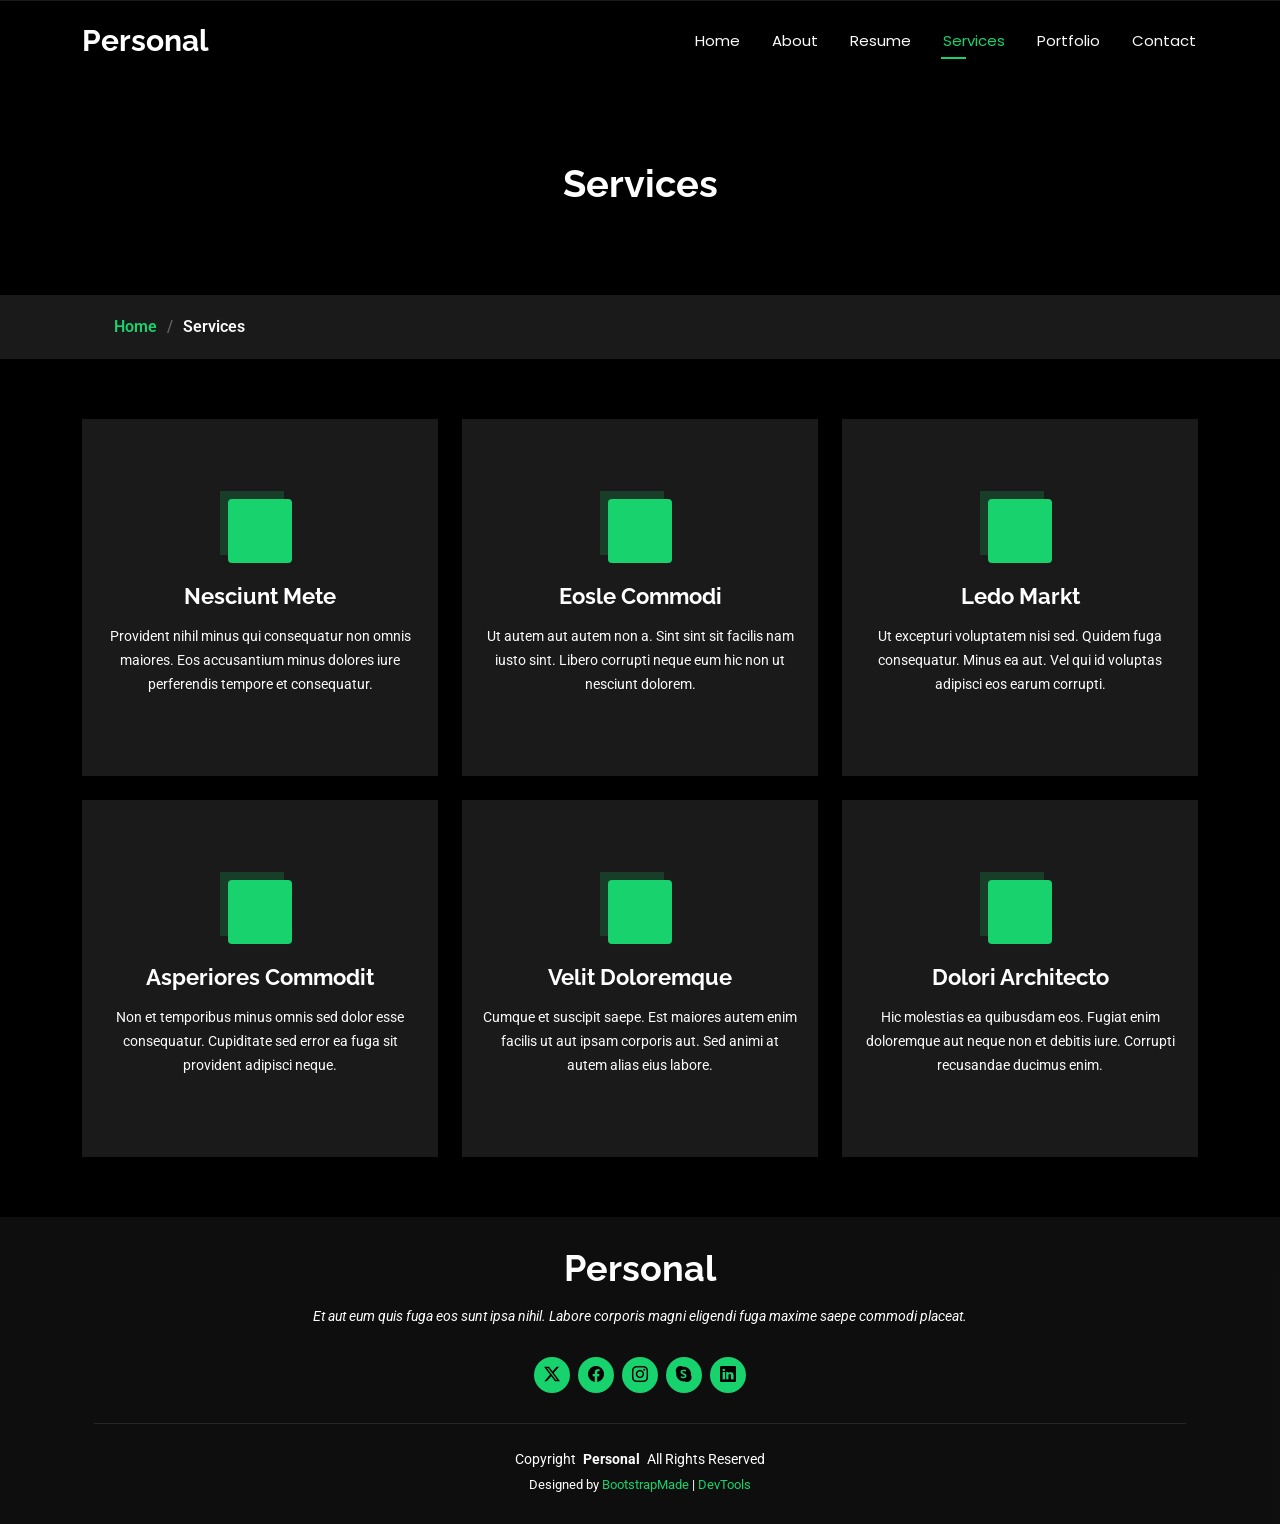
<file: services.html>
<!DOCTYPE html>
<html lang="en">

<head>
  <meta charset="utf-8">
  <meta content="width=device-width, initial-scale=1.0" name="viewport">
  <title>Services - Personal Bootstrap Template</title>
  <meta name="description" content="">
  <meta name="keywords" content="">

  <!-- Favicons -->
  <link href="assets/img/favicon.png" rel="icon">
  <link href="assets/img/apple-touch-icon.png" rel="apple-touch-icon">

  <!-- Fonts -->
  <link href="https://fonts.googleapis.com" rel="preconnect">
  <link href="https://fonts.gstatic.com" rel="preconnect" crossorigin>
  <link href="https://fonts.googleapis.com/css2?family=Roboto:ital,wght@0,100;0,300;0,400;0,500;0,700;0,900;1,100;1,300;1,400;1,500;1,700;1,900&family=Poppins:ital,wght@0,100;0,200;0,300;0,400;0,500;0,600;0,700;0,800;0,900;1,100;1,200;1,300;1,400;1,500;1,600;1,700;1,800;1,900&family=Raleway:ital,wght@0,100;0,200;0,300;0,400;0,500;0,600;0,700;0,800;0,900;1,100;1,200;1,300;1,400;1,500;1,600;1,700;1,800;1,900&display=swap" rel="stylesheet">

  <!-- Vendor CSS Files -->
  <link href="assets/vendor/bootstrap/css/bootstrap.min.css" rel="stylesheet">
  <link href="assets/vendor/bootstrap-icons/bootstrap-icons.css" rel="stylesheet">
  <link href="assets/vendor/aos/aos.css" rel="stylesheet">
  <link href="assets/vendor/swiper/swiper-bundle.min.css" rel="stylesheet">
  <link href="assets/vendor/glightbox/css/glightbox.min.css" rel="stylesheet">

  <!-- Main CSS File -->
  <link href="assets/css/main.css" rel="stylesheet">

  <!-- =======================================================
  * Template Name: Personal
  * Template URL: https://bootstrapmade.com/personal-free-resume-bootstrap-template/
  * Updated: Mar 05 2025 with Bootstrap v5.3.3
  * Author: BootstrapMade.com
  * License: https://bootstrapmade.com/license/
  ======================================================== -->
</head>

<body class="services-page">

  <header id="header" class="header d-flex align-items-center fixed-top">
    <div class="container-fluid container-xl position-relative d-flex align-items-center justify-content-between">

      <a href="index.html" class="logo d-flex align-items-center">
        <!-- Uncomment the line below if you also wish to use an image logo -->
        <!-- <img src="assets/img/logo.webp" alt=""> -->
        <h1 class="sitename">Personal</h1>
      </a>

      <nav id="navmenu" class="navmenu">
        <ul>
          <li><a href="index.html">Home</a></li>
          <li><a href="about.html">About</a></li>
          <li><a href="resume.html">Resume</a></li>
          <li><a href="services.html" class="active">Services</a></li>
          <li><a href="portfolio.html">Portfolio</a></li>
          <li><a href="contact.html">Contact</a></li>
        </ul>
        <i class="mobile-nav-toggle d-xl-none bi bi-list"></i>
      </nav>

    </div>
  </header>

  <main class="main">

    <!-- Page Title -->
    <div class="page-title" data-aos="fade">
      <div class="heading">
        <div class="container">
          <div class="row d-flex justify-content-center text-center">
            <div class="col-lg-8">
              <h1>Services</h1>
            </div>
          </div>
        </div>
      </div>
      <nav class="breadcrumbs">
        <div class="container">
          <ol>
            <li><a href="index.html">Home</a></li>
            <li class="current">Services</li>
          </ol>
        </div>
      </nav>
    </div><!-- End Page Title -->

    <!-- Services Section -->
    <section id="services" class="services section">

      <div class="container">

        <div class="row gy-4">

          <div class="col-lg-4 col-md-6" data-aos="fade-up" data-aos-delay="100">
            <div class="service-item  position-relative">
              <div class="icon">
                <i class="bi bi-activity"></i>
              </div>
              <a href="" class="stretched-link">
                <h3>Nesciunt Mete</h3>
              </a>
              <p>Provident nihil minus qui consequatur non omnis maiores. Eos accusantium minus dolores iure perferendis tempore et consequatur.</p>
            </div>
          </div><!-- End Service Item -->

          <div class="col-lg-4 col-md-6" data-aos="fade-up" data-aos-delay="200">
            <div class="service-item position-relative">
              <div class="icon">
                <i class="bi bi-broadcast"></i>
              </div>
              <a href="" class="stretched-link">
                <h3>Eosle Commodi</h3>
              </a>
              <p>Ut autem aut autem non a. Sint sint sit facilis nam iusto sint. Libero corrupti neque eum hic non ut nesciunt dolorem.</p>
            </div>
          </div><!-- End Service Item -->

          <div class="col-lg-4 col-md-6" data-aos="fade-up" data-aos-delay="300">
            <div class="service-item position-relative">
              <div class="icon">
                <i class="bi bi-easel"></i>
              </div>
              <a href="" class="stretched-link">
                <h3>Ledo Markt</h3>
              </a>
              <p>Ut excepturi voluptatem nisi sed. Quidem fuga consequatur. Minus ea aut. Vel qui id voluptas adipisci eos earum corrupti.</p>
            </div>
          </div><!-- End Service Item -->

          <div class="col-lg-4 col-md-6" data-aos="fade-up" data-aos-delay="400">
            <div class="service-item position-relative">
              <div class="icon">
                <i class="bi bi-bounding-box-circles"></i>
              </div>
              <a href="" class="stretched-link">
                <h3>Asperiores Commodit</h3>
              </a>
              <p>Non et temporibus minus omnis sed dolor esse consequatur. Cupiditate sed error ea fuga sit provident adipisci neque.</p>
              <a href="" class="stretched-link"></a>
            </div>
          </div><!-- End Service Item -->

          <div class="col-lg-4 col-md-6" data-aos="fade-up" data-aos-delay="500">
            <div class="service-item position-relative">
              <div class="icon">
                <i class="bi bi-calendar4-week"></i>
              </div>
              <a href="" class="stretched-link">
                <h3>Velit Doloremque</h3>
              </a>
              <p>Cumque et suscipit saepe. Est maiores autem enim facilis ut aut ipsam corporis aut. Sed animi at autem alias eius labore.</p>
              <a href="" class="stretched-link"></a>
            </div>
          </div><!-- End Service Item -->

          <div class="col-lg-4 col-md-6" data-aos="fade-up" data-aos-delay="600">
            <div class="service-item position-relative">
              <div class="icon">
                <i class="bi bi-chat-square-text"></i>
              </div>
              <a href="" class="stretched-link">
                <h3>Dolori Architecto</h3>
              </a>
              <p>Hic molestias ea quibusdam eos. Fugiat enim doloremque aut neque non et debitis iure. Corrupti recusandae ducimus enim.</p>
              <a href="" class="stretched-link"></a>
            </div>
          </div><!-- End Service Item -->

        </div>

      </div>

    </section><!-- /Services Section -->

  </main>

  <footer id="footer" class="footer dark-background">
    <div class="container">
      <h3 class="sitename">Personal</h3>
      <p>Et aut eum quis fuga eos sunt ipsa nihil. Labore corporis magni eligendi fuga maxime saepe commodi placeat.</p>
      <div class="social-links d-flex justify-content-center">
        <a href=""><i class="bi bi-twitter-x"></i></a>
        <a href=""><i class="bi bi-facebook"></i></a>
        <a href=""><i class="bi bi-instagram"></i></a>
        <a href=""><i class="bi bi-skype"></i></a>
        <a href=""><i class="bi bi-linkedin"></i></a>
      </div>
      <div class="container">
        <div class="copyright">
          <span>Copyright</span> <strong class="px-1 sitename">Personal</strong> <span>All Rights Reserved</span>
        </div>
        <div class="credits">
          <!-- All the links in the footer should remain intact. -->
          <!-- You can delete the links only if you've purchased the pro version. -->
          <!-- Licensing information: https://bootstrapmade.com/license/ -->
          <!-- Purchase the pro version with working PHP/AJAX contact form: [buy-url] -->
          Designed by <a href="https://bootstrapmade.com/">BootstrapMade</a> | <a href="https://bootstrapmade.com/tools/">DevTools</a>
        </div>
      </div>
    </div>
  </footer>

  <!-- Scroll Top -->
  <a href="#" id="scroll-top" class="scroll-top d-flex align-items-center justify-content-center"><i class="bi bi-arrow-up-short"></i></a>

  <!-- Preloader -->
  <div id="preloader"></div>

  <!-- Vendor JS Files -->
  <script src="assets/vendor/bootstrap/js/bootstrap.bundle.min.js"></script>
  <script src="assets/vendor/php-email-form/validate.js"></script>
  <script src="assets/vendor/aos/aos.js"></script>
  <script src="assets/vendor/typed.js/typed.umd.js"></script>
  <script src="assets/vendor/purecounter/purecounter_vanilla.js"></script>
  <script src="assets/vendor/waypoints/noframework.waypoints.js"></script>
  <script src="assets/vendor/swiper/swiper-bundle.min.js"></script>
  <script src="assets/vendor/glightbox/js/glightbox.min.js"></script>
  <script src="assets/vendor/imagesloaded/imagesloaded.pkgd.min.js"></script>
  <script src="assets/vendor/isotope-layout/isotope.pkgd.min.js"></script>

  <!-- Main JS File -->
  <script src="assets/js/main.js"></script>

</body>

</html>
</file>
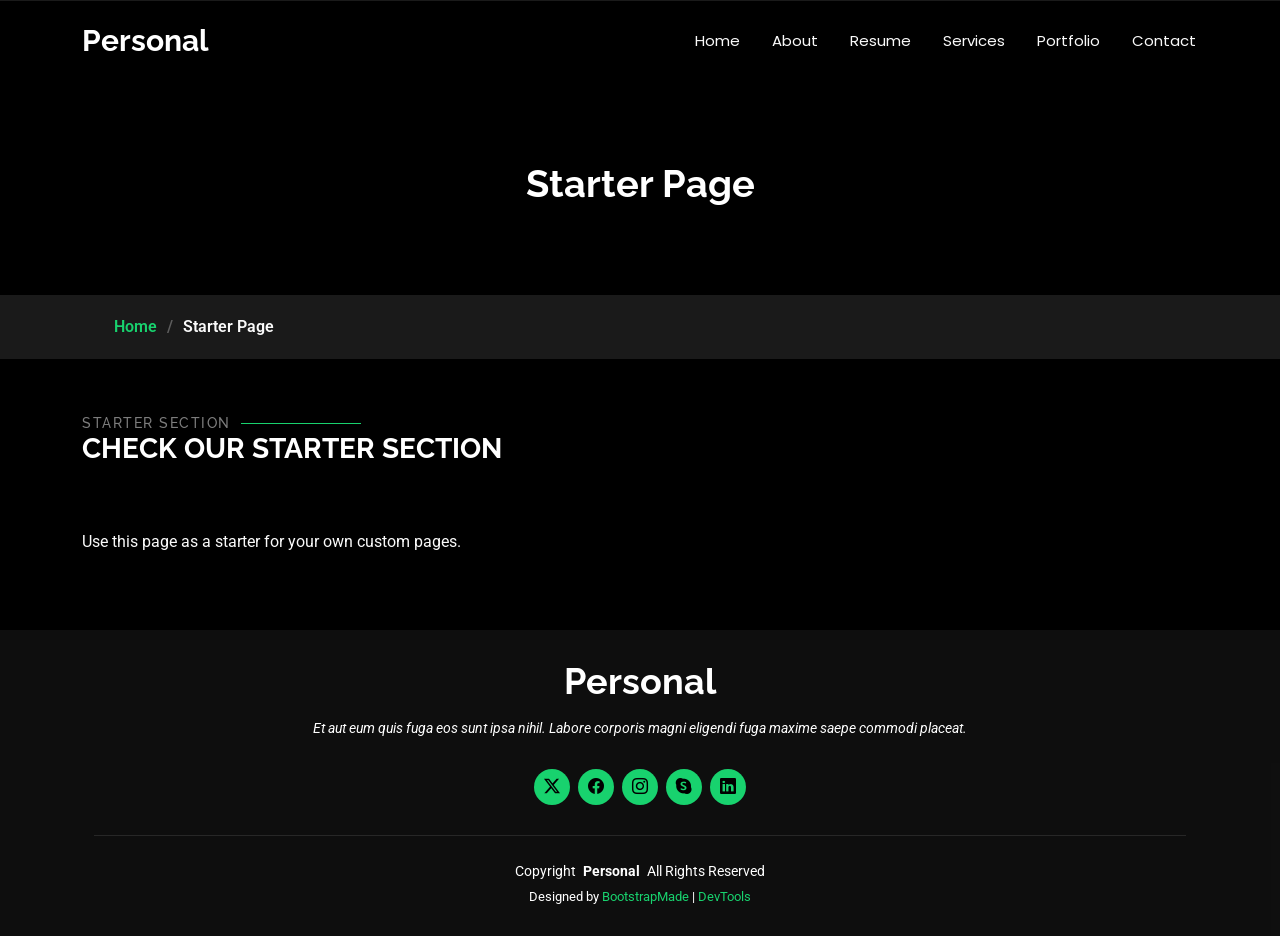
<file: starter-page.html>
<!DOCTYPE html>
<html lang="en">

<head>
  <meta charset="utf-8">
  <meta content="width=device-width, initial-scale=1.0" name="viewport">
  <title>Starter Page - Personal Bootstrap Template</title>
  <meta name="description" content="">
  <meta name="keywords" content="">

  <!-- Favicons -->
  <link href="assets/img/favicon.png" rel="icon">
  <link href="assets/img/apple-touch-icon.png" rel="apple-touch-icon">

  <!-- Fonts -->
  <link href="https://fonts.googleapis.com" rel="preconnect">
  <link href="https://fonts.gstatic.com" rel="preconnect" crossorigin>
  <link href="https://fonts.googleapis.com/css2?family=Roboto:ital,wght@0,100;0,300;0,400;0,500;0,700;0,900;1,100;1,300;1,400;1,500;1,700;1,900&family=Poppins:ital,wght@0,100;0,200;0,300;0,400;0,500;0,600;0,700;0,800;0,900;1,100;1,200;1,300;1,400;1,500;1,600;1,700;1,800;1,900&family=Raleway:ital,wght@0,100;0,200;0,300;0,400;0,500;0,600;0,700;0,800;0,900;1,100;1,200;1,300;1,400;1,500;1,600;1,700;1,800;1,900&display=swap" rel="stylesheet">

  <!-- Vendor CSS Files -->
  <link href="assets/vendor/bootstrap/css/bootstrap.min.css" rel="stylesheet">
  <link href="assets/vendor/bootstrap-icons/bootstrap-icons.css" rel="stylesheet">
  <link href="assets/vendor/aos/aos.css" rel="stylesheet">
  <link href="assets/vendor/swiper/swiper-bundle.min.css" rel="stylesheet">
  <link href="assets/vendor/glightbox/css/glightbox.min.css" rel="stylesheet">

  <!-- Main CSS File -->
  <link href="assets/css/main.css" rel="stylesheet">

  <!-- =======================================================
  * Template Name: Personal
  * Template URL: https://bootstrapmade.com/personal-free-resume-bootstrap-template/
  * Updated: Mar 05 2025 with Bootstrap v5.3.3
  * Author: BootstrapMade.com
  * License: https://bootstrapmade.com/license/
  ======================================================== -->
</head>

<body class="starter-page-page">

  <header id="header" class="header d-flex align-items-center fixed-top">
    <div class="container-fluid container-xl position-relative d-flex align-items-center justify-content-between">

      <a href="index.html" class="logo d-flex align-items-center">
        <!-- Uncomment the line below if you also wish to use an image logo -->
        <!-- <img src="assets/img/logo.webp" alt=""> -->
        <h1 class="sitename">Personal</h1>
      </a>

      <nav id="navmenu" class="navmenu">
        <ul>
          <li><a href="index.html">Home</a></li>
          <li><a href="about.html">About</a></li>
          <li><a href="resume.html">Resume</a></li>
          <li><a href="services.html">Services</a></li>
          <li><a href="portfolio.html">Portfolio</a></li>
          <li><a href="contact.html">Contact</a></li>
        </ul>
        <i class="mobile-nav-toggle d-xl-none bi bi-list"></i>
      </nav>

    </div>
  </header>

  <main class="main">

    <!-- Page Title -->
    <div class="page-title" data-aos="fade">
      <div class="heading">
        <div class="container">
          <div class="row d-flex justify-content-center text-center">
            <div class="col-lg-8">
              <h1>Starter Page</h1>
            </div>
          </div>
        </div>
      </div>
      <nav class="breadcrumbs">
        <div class="container">
          <ol>
            <li><a href="index.html">Home</a></li>
            <li class="current">Starter Page</li>
          </ol>
        </div>
      </nav>
    </div><!-- End Page Title -->

    <!-- Starter Section Section -->
    <section id="starter-section" class="starter-section section">

      <!-- Section Title -->
      <div class="container section-title" data-aos="fade-up">
        <h2>Starter Section</h2>
        <div><span>Check Our</span> <span class="description-title">Starter Section</span></div>
      </div><!-- End Section Title -->

      <div class="container" data-aos="fade-up">
        <p>Use this page as a starter for your own custom pages.</p>
      </div>

    </section><!-- /Starter Section Section -->

  </main>

  <footer id="footer" class="footer dark-background">
    <div class="container">
      <h3 class="sitename">Personal</h3>
      <p>Et aut eum quis fuga eos sunt ipsa nihil. Labore corporis magni eligendi fuga maxime saepe commodi placeat.</p>
      <div class="social-links d-flex justify-content-center">
        <a href=""><i class="bi bi-twitter-x"></i></a>
        <a href=""><i class="bi bi-facebook"></i></a>
        <a href=""><i class="bi bi-instagram"></i></a>
        <a href=""><i class="bi bi-skype"></i></a>
        <a href=""><i class="bi bi-linkedin"></i></a>
      </div>
      <div class="container">
        <div class="copyright">
          <span>Copyright</span> <strong class="px-1 sitename">Personal</strong> <span>All Rights Reserved</span>
        </div>
        <div class="credits">
          <!-- All the links in the footer should remain intact. -->
          <!-- You can delete the links only if you've purchased the pro version. -->
          <!-- Licensing information: https://bootstrapmade.com/license/ -->
          <!-- Purchase the pro version with working PHP/AJAX contact form: [buy-url] -->
          Designed by <a href="https://bootstrapmade.com/">BootstrapMade</a> | <a href="https://bootstrapmade.com/tools/">DevTools</a>
        </div>
      </div>
    </div>
  </footer>

  <!-- Scroll Top -->
  <a href="#" id="scroll-top" class="scroll-top d-flex align-items-center justify-content-center"><i class="bi bi-arrow-up-short"></i></a>

  <!-- Preloader -->
  <div id="preloader"></div>

  <!-- Vendor JS Files -->
  <script src="assets/vendor/bootstrap/js/bootstrap.bundle.min.js"></script>
  <script src="assets/vendor/php-email-form/validate.js"></script>
  <script src="assets/vendor/aos/aos.js"></script>
  <script src="assets/vendor/typed.js/typed.umd.js"></script>
  <script src="assets/vendor/purecounter/purecounter_vanilla.js"></script>
  <script src="assets/vendor/waypoints/noframework.waypoints.js"></script>
  <script src="assets/vendor/swiper/swiper-bundle.min.js"></script>
  <script src="assets/vendor/glightbox/js/glightbox.min.js"></script>
  <script src="assets/vendor/imagesloaded/imagesloaded.pkgd.min.js"></script>
  <script src="assets/vendor/isotope-layout/isotope.pkgd.min.js"></script>

  <!-- Main JS File -->
  <script src="assets/js/main.js"></script>

</body>

</html>
</file>
<file: assets/css/main.css>
/**
* Template Name: Personal
* Template URL: https://bootstrapmade.com/personal-free-resume-bootstrap-template/
* Updated: Mar 05 2025 with Bootstrap v5.3.3
* Author: BootstrapMade.com
* License: https://bootstrapmade.com/license/
*/

/*--------------------------------------------------------------
# Font & Color Variables
# Help: https://bootstrapmade.com/color-system/
--------------------------------------------------------------*/
/* Fonts */
:root {
  --default-font: "Roboto",  system-ui, -apple-system, "Segoe UI", Roboto, "Helvetica Neue", Arial, "Noto Sans", "Liberation Sans", sans-serif, "Apple Color Emoji", "Segoe UI Emoji", "Segoe UI Symbol", "Noto Color Emoji";
  --heading-font: "Raleway",  sans-serif;
  --nav-font: "Poppins",  sans-serif;
}

/* Global Colors - The following color variables are used throughout the website. Updating them here will change the color scheme of the entire website */
:root { 
  --background-color: #000000; /* Background color for the entire website, including individual sections */
  --default-color: #fafafa; /* Default color used for the majority of the text content across the entire website */
  --heading-color: #ffffff; /* Color for headings, subheadings and title throughout the website */
  --accent-color: #18d26e; /* Accent color that represents your brand on the website. It's used for buttons, links, and other elements that need to stand out */
  --surface-color: #1a1a1a; /* The surface color is used as a background of boxed elements within sections, such as cards, icon boxes, or other elements that require a visual separation from the global background. */
  --contrast-color: #000000; /* Contrast color for text, ensuring readability against backgrounds of accent, heading, or default colors. */
}

/* Nav Menu Colors - The following color variables are used specifically for the navigation menu. They are separate from the global colors to allow for more customization options */
:root {
  --nav-color: #fafafa;  /* The default color of the main navmenu links */
  --nav-hover-color: #18d26e; /* Applied to main navmenu links when they are hovered over or active */
  --nav-mobile-background-color: #1a1a1a; /* Used as the background color for mobile navigation menu */
  --nav-dropdown-background-color: #1a1a1a; /* Used as the background color for dropdown items that appear when hovering over primary navigation items */
  --nav-dropdown-color: #fafafa; /* Used for navigation links of the dropdown items in the navigation menu. */
  --nav-dropdown-hover-color: #18d26e; /* Similar to --nav-hover-color, this color is applied to dropdown navigation links when they are hovered over. */
}

/* Color Presets - These classes override global colors when applied to any section or element, providing reuse of the sam color scheme. */

.light-background {
  --background-color: #1a1a1a;
  --surface-color: #343434;
}

.dark-background {
  --background-color: rgba(15, 15, 15, 0.975);
  --default-color: #ffffff;
  --heading-color: #ffffff;
  --surface-color: #292929f9;
  --contrast-color: #000000;
}

/* Smooth scroll */
:root {
  scroll-behavior: smooth;
}

/*--------------------------------------------------------------
# General Styling & Shared Classes
--------------------------------------------------------------*/
body {
  color: var(--default-color);
  background-color: var(--background-color);
  font-family: var(--default-font);
}

a {
  color: var(--accent-color);
  text-decoration: none;
  transition: 0.3s;
}

a:hover {
  color: color-mix(in srgb, var(--accent-color), transparent 25%);
  text-decoration: none;
}

h1,
h2,
h3,
h4,
h5,
h6 {
  color: var(--heading-color);
  font-family: var(--heading-font);
}

/* PHP Email Form Messages
------------------------------*/
.php-email-form .error-message {
  display: none;
  background: #df1529;
  color: #ffffff;
  text-align: left;
  padding: 15px;
  margin-bottom: 24px;
  font-weight: 600;
}

.php-email-form .sent-message {
  display: none;
  color: #ffffff;
  background: #059652;
  text-align: center;
  padding: 15px;
  margin-bottom: 24px;
  font-weight: 600;
}

.php-email-form .loading {
  display: none;
  background: var(--surface-color);
  text-align: center;
  padding: 15px;
  margin-bottom: 24px;
}

.php-email-form .loading:before {
  content: "";
  display: inline-block;
  border-radius: 50%;
  width: 24px;
  height: 24px;
  margin: 0 10px -6px 0;
  border: 3px solid var(--accent-color);
  border-top-color: var(--surface-color);
  animation: php-email-form-loading 1s linear infinite;
}

@keyframes php-email-form-loading {
  0% {
    transform: rotate(0deg);
  }

  100% {
    transform: rotate(360deg);
  }
}

/*--------------------------------------------------------------
# Global Header
--------------------------------------------------------------*/
.header {
  --background-color: rgba(0, 0, 0, 0);
  color: var(--default-color);
  background-color: var(--background-color);
  padding: 15px 0;
  transition: all 0.5s;
  z-index: 997;
}

.header .logo {
  line-height: 1;
}

.header .logo img {
  max-height: 32px;
  margin-right: 8px;
}

.header .logo h1 {
  font-size: 30px;
  margin: 0;
  font-weight: 700;
  color: var(--heading-color);
}

.scrolled .header {
  box-shadow: 0px 0 18px rgba(0, 0, 0, 0.1);
}

/* Global Header on Scroll
------------------------------*/
.scrolled .header {
  --background-color: rgba(0, 0, 0, 0.8);
}

/*--------------------------------------------------------------
# Navigation Menu
--------------------------------------------------------------*/
/* Desktop Navigation */
@media (min-width: 1200px) {
  .navmenu {
    padding: 0;
  }

  .navmenu ul {
    margin: 0;
    padding: 0;
    display: flex;
    list-style: none;
    align-items: center;
  }

  .navmenu li {
    position: relative;
  }

  .navmenu>ul>li {
    white-space: nowrap;
    padding: 15px 14px;
  }

  .navmenu>ul>li:last-child {
    padding-right: 0;
  }

  .navmenu a,
  .navmenu a:focus {
    color: var(--nav-color);
    font-size: 15px;
    padding: 0 2px;
    font-family: var(--nav-font);
    font-weight: 400;
    display: flex;
    align-items: center;
    justify-content: space-between;
    white-space: nowrap;
    transition: 0.3s;
    position: relative;
  }

  .navmenu a i,
  .navmenu a:focus i {
    font-size: 12px;
    line-height: 0;
    margin-left: 5px;
    transition: 0.3s;
  }

  .navmenu>ul>li>a:before {
    content: "";
    position: absolute;
    height: 2px;
    bottom: -6px;
    left: 0;
    background-color: var(--nav-hover-color);
    visibility: hidden;
    width: 0px;
    transition: all 0.3s ease-in-out 0s;
  }

  .navmenu a:hover:before,
  .navmenu li:hover>a:before,
  .navmenu .active:before {
    visibility: visible;
    width: 25px;
  }

  .navmenu li:hover>a,
  .navmenu .active,
  .navmenu .active:focus {
    color: var(--nav-hover-color);
  }

  .navmenu .dropdown ul {
    margin: 0;
    padding: 10px 0;
    background: var(--nav-dropdown-background-color);
    display: block;
    position: absolute;
    visibility: hidden;
    left: 14px;
    top: 130%;
    opacity: 0;
    transition: 0.3s;
    border-radius: 4px;
    z-index: 99;
    box-shadow: 0px 0px 30px rgba(0, 0, 0, 0.1);
  }

  .navmenu .dropdown ul li {
    min-width: 200px;
  }

  .navmenu .dropdown ul a {
    padding: 10px 20px;
    font-size: 15px;
    text-transform: none;
    color: var(--nav-dropdown-color);
  }

  .navmenu .dropdown ul a i {
    font-size: 12px;
  }

  .navmenu .dropdown ul a:hover,
  .navmenu .dropdown ul .active:hover,
  .navmenu .dropdown ul li:hover>a {
    color: var(--nav-dropdown-hover-color);
  }

  .navmenu .dropdown:hover>ul {
    opacity: 1;
    top: 100%;
    visibility: visible;
  }

  .navmenu .dropdown .dropdown ul {
    top: 0;
    left: -90%;
    visibility: hidden;
  }

  .navmenu .dropdown .dropdown:hover>ul {
    opacity: 1;
    top: 0;
    left: -100%;
    visibility: visible;
  }
}

/* Mobile Navigation */
@media (max-width: 1199px) {
  .mobile-nav-toggle {
    color: var(--nav-color);
    font-size: 28px;
    line-height: 0;
    margin-right: 10px;
    cursor: pointer;
    transition: color 0.3s;
  }

  .navmenu {
    padding: 0;
    z-index: 9997;
  }

  .navmenu ul {
    display: none;
    list-style: none;
    position: absolute;
    inset: 60px 20px 20px 20px;
    padding: 10px 0;
    margin: 0;
    border-radius: 6px;
    background-color: var(--nav-mobile-background-color);
    border: 1px solid color-mix(in srgb, var(--default-color), transparent 90%);
    box-shadow: none;
    overflow-y: auto;
    transition: 0.3s;
    z-index: 9998;
  }

  .navmenu a,
  .navmenu a:focus {
    color: var(--nav-dropdown-color);
    padding: 10px 20px;
    font-family: var(--nav-font);
    font-size: 17px;
    font-weight: 500;
    display: flex;
    align-items: center;
    justify-content: space-between;
    white-space: nowrap;
    transition: 0.3s;
  }

  .navmenu a i,
  .navmenu a:focus i {
    font-size: 12px;
    line-height: 0;
    margin-left: 5px;
    width: 30px;
    height: 30px;
    display: flex;
    align-items: center;
    justify-content: center;
    border-radius: 50%;
    transition: 0.3s;
    background-color: color-mix(in srgb, var(--accent-color), transparent 90%);
  }

  .navmenu a i:hover,
  .navmenu a:focus i:hover {
    background-color: var(--accent-color);
    color: var(--contrast-color);
  }

  .navmenu a:hover,
  .navmenu .active,
  .navmenu .active:focus {
    color: var(--nav-dropdown-hover-color);
  }

  .navmenu .active i,
  .navmenu .active:focus i {
    background-color: var(--accent-color);
    color: var(--contrast-color);
    transform: rotate(180deg);
  }

  .navmenu .dropdown ul {
    position: static;
    display: none;
    z-index: 99;
    padding: 10px 0;
    margin: 10px 20px;
    background-color: var(--nav-dropdown-background-color);
    transition: all 0.5s ease-in-out;
  }

  .navmenu .dropdown ul ul {
    background-color: rgba(33, 37, 41, 0.1);
  }

  .navmenu .dropdown>.dropdown-active {
    display: block;
    background-color: rgba(33, 37, 41, 0.03);
  }

  .mobile-nav-active {
    overflow: hidden;
  }

  .mobile-nav-active .mobile-nav-toggle {
    color: #fff;
    position: absolute;
    font-size: 32px;
    top: 15px;
    right: 15px;
    margin-right: 0;
    z-index: 9999;
  }

  .mobile-nav-active .navmenu {
    position: fixed;
    overflow: hidden;
    inset: 0;
    background: rgba(33, 37, 41, 0.8);
    transition: 0.3s;
  }

  .mobile-nav-active .navmenu>ul {
    display: block;
  }
}

/*--------------------------------------------------------------
# Global Footer
--------------------------------------------------------------*/
.footer {
  color: var(--default-color);
  background-color: var(--background-color);
  font-size: 14px;
  text-align: center;
  padding: 30px 0;
  position: relative;
}

.footer h3 {
  font-size: 36px;
  font-weight: 700;
  position: relative;
  padding: 0;
  margin: 0 0 15px 0;
}

.footer p {
  font-size: 15;
  font-style: italic;
  padding: 0;
  margin: 0 0 30px 0;
}

.footer .social-links {
  margin: 0 0 30px 0;
}

.footer .social-links a {
  font-size: 16px;
  display: flex;
  align-items: center;
  justify-content: center;
  background: var(--accent-color);
  color: var(--contrast-color);
  line-height: 1;
  margin: 0 4px;
  border-radius: 50%;
  text-align: center;
  width: 36px;
  height: 36px;
  transition: 0.3s;
}

.footer .social-links a:hover {
  background: color-mix(in srgb, var(--accent-color), transparent 20%);
  text-decoration: none;
}

.footer .copyright {
  padding-top: 25px;
  border-top: 1px solid color-mix(in srgb, var(--default-color), transparent 90%);
}

.footer .credits {
  font-size: 13px;
  padding-top: 5px;
}

/*--------------------------------------------------------------
# Preloader
--------------------------------------------------------------*/
#preloader {
  position: fixed;
  inset: 0;
  z-index: 999999;
  overflow: hidden;
  background: var(--background-color);
  transition: all 0.6s ease-out;
}

#preloader:before {
  content: "";
  position: fixed;
  top: calc(50% - 30px);
  left: calc(50% - 30px);
  border: 6px solid #ffffff;
  border-color: var(--accent-color) transparent var(--accent-color) transparent;
  border-radius: 50%;
  width: 60px;
  height: 60px;
  animation: animate-preloader 1.5s linear infinite;
}

@keyframes animate-preloader {
  0% {
    transform: rotate(0deg);
  }

  100% {
    transform: rotate(360deg);
  }
}

/*--------------------------------------------------------------
# Scroll Top Button
--------------------------------------------------------------*/
.scroll-top {
  position: fixed;
  visibility: hidden;
  opacity: 0;
  right: 15px;
  bottom: -15px;
  z-index: 99999;
  background-color: var(--accent-color);
  width: 44px;
  height: 44px;
  border-radius: 50px;
  transition: all 0.4s;
}

.scroll-top i {
  font-size: 24px;
  color: var(--contrast-color);
  line-height: 0;
}

.scroll-top:hover {
  background-color: color-mix(in srgb, var(--accent-color), transparent 20%);
  color: var(--contrast-color);
}

.scroll-top.active {
  visibility: visible;
  opacity: 1;
  bottom: 15px;
}

/*--------------------------------------------------------------
# Disable aos animation delay on mobile devices
--------------------------------------------------------------*/
@media screen and (max-width: 768px) {
  [data-aos-delay] {
    transition-delay: 0 !important;
  }
}

/*--------------------------------------------------------------
# Global Page Titles & Breadcrumbs
--------------------------------------------------------------*/
.page-title {
  color: var(--default-color);
  background-color: var(--background-color);
  position: relative;
}

.page-title .heading {
  padding: 160px 0 80px 0;
  border-top: 1px solid color-mix(in srgb, var(--default-color), transparent 90%);
}

.page-title .heading h1 {
  font-size: 38px;
  font-weight: 700;
}

.page-title nav {
  background-color: color-mix(in srgb, var(--default-color), transparent 90%);
  padding: 20px 0;
}

.page-title nav ol {
  display: flex;
  flex-wrap: wrap;
  list-style: none;
  margin: 0;
  font-size: 16px;
  font-weight: 600;
}

.page-title nav ol li+li {
  padding-left: 10px;
}

.page-title nav ol li+li::before {
  content: "/";
  display: inline-block;
  padding-right: 10px;
  color: color-mix(in srgb, var(--default-color), transparent 70%);
}

/*--------------------------------------------------------------
# Global Sections
--------------------------------------------------------------*/
section,
.section {
  color: var(--default-color);
  background-color: var(--background-color);
  padding: 60px 0;
  scroll-margin-top: 100px;
  overflow: clip;
}

@media (max-width: 1199px) {

  section,
  .section {
    scroll-margin-top: 66px;
  }
}

/*--------------------------------------------------------------
# Global Section Titles
--------------------------------------------------------------*/
.section-title {
  padding-bottom: 60px;
  position: relative;
}

.section-title h2 {
  font-size: 14px;
  font-weight: 500;
  padding: 0;
  line-height: 1px;
  margin: 0;
  letter-spacing: 1.5px;
  text-transform: uppercase;
  color: color-mix(in srgb, var(--default-color), transparent 50%);
  position: relative;
}

.section-title h2::after {
  content: "";
  width: 120px;
  height: 1px;
  display: inline-block;
  background: var(--accent-color);
  margin: 4px 10px;
}

.section-title div {
  color: var(--heading-color);
  margin: 0;
  margin: 0;
  font-size: 28px;
  font-weight: 700;
  text-transform: uppercase;
  font-family: var(--heading-font);
}

/*--------------------------------------------------------------
# Hero Section
--------------------------------------------------------------*/
.hero {
  width: 100%;
  min-height: 100vh;
  position: relative;
  padding: 80px 0;
  display: flex;
  align-items: center;
  justify-content: center;
}

.hero img {
  position: absolute;
  inset: 0;
  display: block;
  width: 100%;
  height: 100%;
  object-fit: fill;
  z-index: 1;
}

.hero .container {
  position: relative;
  z-index: 3;
}

.hero h2 {
  margin: 0;
  font-size: 64px;
  font-weight: 700;
}

.hero p {
  margin: 5px 0 0 0;
  font-size: 26px;
}

.hero p span {
  letter-spacing: 1px;
  border-bottom: 2px solid var(--accent-color);
}

.hero .social-links {
  margin-top: 25px;
}

.hero .social-links a {
  background-color: color-mix(in srgb, var(--default-color), transparent 90%);
  color: var(--default-color);
  font-size: 14px;
  width: 40px;
  height: 40px;
  border-radius: 50px;
  display: inline-flex;
  align-items: center;
  justify-content: center;
  margin-right: 20px;
  transition: 0.3s;
}

.hero .social-links a:hover {
  background-color: var(--accent-color);
}

@media (max-width: 768px) {
  .hero h2 {
    font-size: 32px;
  }

  .hero p {
    font-size: 20px;
  }
}

/*--------------------------------------------------------------
# About Section
--------------------------------------------------------------*/
.about .content h2 {
  font-weight: 700;
  font-size: 24px;
}

.about .content ul {
  list-style: none;
  padding: 0;
}

.about .content ul li {
  margin-bottom: 20px;
  display: flex;
  align-items: center;
}

.about .content ul strong {
  margin-right: 10px;
}

.about .content ul i {
  font-size: 16px;
  margin-right: 5px;
  color: var(--accent-color);
  line-height: 0;
}

/*--------------------------------------------------------------
# Stats Section
--------------------------------------------------------------*/
.stats i {
  background-color: var(--surface-color);
  color: var(--accent-color);
  box-shadow: 0px 2px 25px rgba(0, 0, 0, 0.1);
  width: 54px;
  height: 54px;
  font-size: 24px;
  border-radius: 50px;
  border: 2px solid var(--background-color);
  display: inline-flex;
  align-items: center;
  justify-content: center;
  position: relative;
  z-index: 1;
}

.stats .stats-item {
  background-color: var(--surface-color);
  margin-top: -27px;
  padding: 30px 30px 25px 30px;
  width: 100%;
  position: relative;
  text-align: center;
  box-shadow: 0px 2px 35px rgba(0, 0, 0, 0.1);
  border-radius: 4px;
  z-index: 0;
}

.stats .stats-item span {
  font-size: 36px;
  display: block;
  font-weight: 700;
  color: color-mix(in srgb, var(--default-color), transparent 20%);
}

.stats .stats-item p {
  padding: 0;
  margin: 0;
  font-family: var(--heading-font);
  font-size: 16px;
}

/*--------------------------------------------------------------
# Skills Section
--------------------------------------------------------------*/
.skills .progress {
  height: 60px;
  display: block;
  background: none;
  border-radius: 0;
}

.skills .progress .skill {
  color: var(--heading-color);
  padding: 0;
  margin: 0 0 6px 0;
  text-transform: uppercase;
  display: block;
  font-weight: 600;
  font-family: var(--heading-font);
}

.skills .progress .skill .val {
  float: right;
  font-style: normal;
}

.skills .progress-bar-wrap {
  background: color-mix(in srgb, var(--default-color), transparent 90%);
  height: 10px;
}

.skills .progress-bar {
  width: 1px;
  height: 10px;
  transition: 0.9s;
  background-color: var(--accent-color);
}

/*--------------------------------------------------------------
# Interests Section
--------------------------------------------------------------*/
.interests .features-item {
  background-color: var(--surface-color);
  display: flex;
  align-items: center;
  padding: 20px;
  transition: 0.3s;
  border: 1px solid color-mix(in srgb, var(--default-color), transparent 90%);
  position: relative;
}

.interests .features-item i {
  font-size: 32px;
  padding-right: 10px;
  line-height: 0;
}

.interests .features-item h3 {
  font-weight: 700;
  margin: 0;
  padding: 0;
  line-height: 1;
  font-size: 16px;
}

.interests .features-item h3 a {
  color: var(--heading-color);
  transition: 0.3s;
}

.interests .features-item:hover {
  border-color: var(--accent-color);
}

.interests .features-item:hover h3 a {
  color: var(--accent-color);
}

/*--------------------------------------------------------------
# Testimonials Section
--------------------------------------------------------------*/
.testimonials .testimonials-carousel,
.testimonials .testimonials-slider {
  overflow: hidden;
}

.testimonials .testimonial-item {
  box-sizing: content-box;
  min-height: 320px;
}

.testimonials .testimonial-item .testimonial-img {
  width: 90px;
  border-radius: 50%;
  margin: -40px 0 0 40px;
  position: relative;
  z-index: 2;
  border: 6px solid var(--background-color);
}

.testimonials .testimonial-item h3 {
  font-size: 18px;
  font-weight: bold;
  margin: 10px 0 5px 45px;
}

.testimonials .testimonial-item h4 {
  font-size: 14px;
  color: color-mix(in srgb, var(--default-color), transparent 20%);
  margin: 0 0 0 45px;
}

.testimonials .testimonial-item .quote-icon-left,
.testimonials .testimonial-item .quote-icon-right {
  color: color-mix(in srgb, var(--accent-color), transparent 50%);
  font-size: 26px;
  line-height: 0;
}

.testimonials .testimonial-item .quote-icon-left {
  display: inline-block;
  left: -5px;
  position: relative;
}

.testimonials .testimonial-item .quote-icon-right {
  display: inline-block;
  right: -5px;
  position: relative;
  top: 10px;
  transform: scale(-1, -1);
}

.testimonials .testimonial-item p {
  font-style: italic;
  margin: 0 15px 0 15px;
  padding: 20px 20px 60px 20px;
  background: var(--surface-color);
  border-radius: 6px;
  position: relative;
  z-index: 1;
}

.testimonials .swiper-wrapper {
  height: auto;
}

.testimonials .swiper-pagination {
  margin-top: 20px;
  position: relative;
}

.testimonials .swiper-pagination .swiper-pagination-bullet {
  width: 12px;
  height: 12px;
  background-color: var(--background-color);
  opacity: 1;
  border: 1px solid var(--accent-color);
}

.testimonials .swiper-pagination .swiper-pagination-bullet-active {
  background-color: var(--accent-color);
}

/*--------------------------------------------------------------
# Resume Section
--------------------------------------------------------------*/
.resume .resume-title {
  color: var(--heading-color);
  font-size: 26px;
  font-weight: 700;
  margin-top: 20px;
  margin-bottom: 20px;
}

.resume .resume-item {
  padding: 0 0 20px 20px;
  margin-top: -2px;
  border-left: 2px solid var(--accent-color);
  position: relative;
}

.resume .resume-item h4 {
  line-height: 18px;
  font-size: 18px;
  font-weight: 600;
  text-transform: uppercase;
  color: color-mix(in srgb, var(--default-color), transparent 20%);
  margin-bottom: 10px;
}

.resume .resume-item h5 {
  font-size: 16px;
  padding: 5px 15px;
  display: inline-block;
  font-weight: 600;
  margin-bottom: 10px;
}

.resume .resume-item ul {
  padding-left: 20px;
}

.resume .resume-item ul li {
  padding-bottom: 10px;
}

.resume .resume-item:last-child {
  padding-bottom: 0;
}

.resume .resume-item::before {
  content: "";
  position: absolute;
  width: 16px;
  height: 16px;
  border-radius: 50px;
  left: -9px;
  top: 0;
  background: var(--background-color);
  border: 2px solid var(--accent-color);
}

/*--------------------------------------------------------------
# Services Section
--------------------------------------------------------------*/
.services .service-item {
  background-color: var(--surface-color);
  text-align: center;
  padding: 80px 20px;
  transition: all ease-in-out 0.3s;
  height: 100%;
}

.services .service-item .icon {
  margin: 0 auto;
  width: 64px;
  height: 64px;
  background: var(--accent-color);
  border-radius: 4px;
  display: flex;
  align-items: center;
  justify-content: center;
  margin-bottom: 20px;
  transition: 0.3s;
  transform-style: preserve-3d;
}

.services .service-item .icon i {
  color: var(--contrast-color);
  font-size: 28px;
  transition: ease-in-out 0.3s;
}

.services .service-item .icon::before {
  position: absolute;
  content: "";
  left: -8px;
  top: -8px;
  height: 100%;
  width: 100%;
  background: color-mix(in srgb, var(--accent-color), transparent 80%);
  border-radius: 5px;
  transition: all 0.3s ease-out 0s;
  transform: translateZ(-1px);
}

.services .service-item h3 {
  font-weight: 700;
  margin: 10px 0 15px 0;
  font-size: 22px;
}

.services .service-item p {
  line-height: 24px;
  font-size: 14px;
  margin-bottom: 0;
}

.services .service-item:hover {
  background: var(--accent-color);
  border-color: var(--accent-color);
}

.services .service-item:hover .icon {
  background: var(--surface-color);
}

.services .service-item:hover .icon i {
  color: var(--accent-color);
}

.services .service-item:hover .icon::before {
  background: color-mix(in srgb, var(--background-color), transparent 70%);
}

.services .service-item:hover h3,
.services .service-item:hover p {
  color: var(--contrast-color);
}

/*--------------------------------------------------------------
# Service Details Section
--------------------------------------------------------------*/
.service-details .services-list {
  background-color: var(--surface-color);
  padding: 10px 30px;
  border: 1px solid color-mix(in srgb, var(--default-color), transparent 90%);
  margin-bottom: 20px;
}

.service-details .services-list a {
  display: block;
  line-height: 1;
  padding: 8px 0 8px 15px;
  border-left: 3px solid color-mix(in srgb, var(--default-color), transparent 70%);
  margin: 20px 0;
  color: color-mix(in srgb, var(--default-color), transparent 20%);
  transition: 0.3s;
}

.service-details .services-list a.active {
  color: var(--heading-color);
  font-weight: 700;
  border-color: var(--accent-color);
}

.service-details .services-list a:hover {
  border-color: var(--accent-color);
}

.service-details .services-img {
  margin-bottom: 20px;
}

.service-details h3 {
  font-size: 26px;
  font-weight: 700;
}

.service-details h4 {
  font-size: 20px;
  font-weight: 700;
}

.service-details p {
  font-size: 15px;
}

.service-details ul {
  list-style: none;
  padding: 0;
  font-size: 15px;
}

.service-details ul li {
  padding: 5px 0;
  display: flex;
  align-items: center;
}

.service-details ul i {
  font-size: 20px;
  margin-right: 8px;
  color: var(--accent-color);
}

/*--------------------------------------------------------------
# Portfolio Section
--------------------------------------------------------------*/
.portfolio .portfolio-filters {
  padding: 0;
  margin: 0 auto 20px auto;
  list-style: none;
  text-align: center;
}

.portfolio .portfolio-filters li {
  cursor: pointer;
  display: inline-block;
  padding: 0;
  font-size: 18px;
  font-weight: 500;
  margin: 0 10px;
  line-height: 1;
  margin-bottom: 5px;
  transition: all 0.3s ease-in-out;
}

.portfolio .portfolio-filters li:hover,
.portfolio .portfolio-filters li.filter-active {
  color: var(--accent-color);
}

.portfolio .portfolio-filters li:first-child {
  margin-left: 0;
}

.portfolio .portfolio-filters li:last-child {
  margin-right: 0;
}

@media (max-width: 575px) {
  .portfolio .portfolio-filters li {
    font-size: 14px;
    margin: 0 5px;
  }
}

.portfolio .portfolio-content {
  position: relative;
  overflow: hidden;
}

.portfolio .portfolio-content img {
  transition: 0.3s;
}

.portfolio .portfolio-content .portfolio-info {
  opacity: 0;
  position: absolute;
  inset: 0;
  z-index: 3;
  transition: all ease-in-out 0.3s;
  background: rgba(0, 0, 0, 0.6);
  padding: 15px;
}

.portfolio .portfolio-content .portfolio-info h4 {
  font-size: 14px;
  padding: 5px 10px;
  font-weight: 400;
  color: #ffffff;
  display: inline-block;
  background-color: var(--accent-color);
}

.portfolio .portfolio-content .portfolio-info p {
  position: absolute;
  bottom: 10px;
  text-align: center;
  display: inline-block;
  left: 0;
  right: 0;
  font-size: 16px;
  font-weight: 600;
  color: rgba(255, 255, 255, 0.8);
}

.portfolio .portfolio-content .portfolio-info .preview-link,
.portfolio .portfolio-content .portfolio-info .details-link {
  position: absolute;
  left: calc(50% - 40px);
  font-size: 26px;
  top: calc(50% - 14px);
  color: #fff;
  transition: 0.3s;
  line-height: 1.2;
}

.portfolio .portfolio-content .portfolio-info .preview-link:hover,
.portfolio .portfolio-content .portfolio-info .details-link:hover {
  color: var(--accent-color);
}

.portfolio .portfolio-content .portfolio-info .details-link {
  left: 50%;
  font-size: 34px;
  line-height: 0;
}

.portfolio .portfolio-content:hover .portfolio-info {
  opacity: 1;
}

.portfolio .portfolio-content:hover img {
  transform: scale(1.1);
}

/*--------------------------------------------------------------
# Portfolio Details Section
--------------------------------------------------------------*/
.portfolio-details .portfolio-details-slider img {
  width: 100%;
}

.portfolio-details .portfolio-details-slider .swiper-pagination {
  margin-top: 20px;
  position: relative;
}

.portfolio-details .portfolio-details-slider .swiper-pagination .swiper-pagination-bullet {
  width: 12px;
  height: 12px;
  background-color: color-mix(in srgb, var(--default-color), transparent 85%);
  opacity: 1;
}

.portfolio-details .portfolio-details-slider .swiper-pagination .swiper-pagination-bullet-active {
  background-color: var(--accent-color);
}

.portfolio-details .portfolio-info {
  background-color: var(--surface-color);
  padding: 30px;
  box-shadow: 0px 0 30px rgba(0, 0, 0, 0.1);
}

.portfolio-details .portfolio-info h3 {
  font-size: 22px;
  font-weight: 700;
  margin-bottom: 20px;
  padding-bottom: 20px;
  border-bottom: 1px solid color-mix(in srgb, var(--default-color), transparent 85%);
}

.portfolio-details .portfolio-info ul {
  list-style: none;
  padding: 0;
  font-size: 15px;
}

.portfolio-details .portfolio-info ul li+li {
  margin-top: 10px;
}

.portfolio-details .portfolio-description {
  padding-top: 30px;
}

.portfolio-details .portfolio-description h2 {
  font-size: 26px;
  font-weight: 700;
  margin-bottom: 20px;
}

.portfolio-details .portfolio-description p {
  padding: 0;
  color: color-mix(in srgb, var(--default-color), transparent 30%);
}

/*--------------------------------------------------------------
# Starter Section Section
--------------------------------------------------------------*/
.starter-section {
  /* Add your styles here */
}

/*--------------------------------------------------------------
# Contact Section
--------------------------------------------------------------*/
.contact .info-item {
  box-shadow: 0px 0px 20px rgba(0, 0, 0, 0.1);
  padding: 20px 30px;
}

.contact .info-item .icon {
  color: var(--contrast-color);
  background-color: var(--accent-color);
  width: 56px;
  height: 56px;
  font-size: 24px;
  display: flex;
  justify-content: center;
  align-items: center;
  transition: all 0.3s ease-in-out;
  border-radius: 50%;
  margin-right: 15px;
}

.contact .info-item h3 {
  font-size: 18px;
  font-weight: 700;
  margin: 0 0 2px 0;
}

.contact .info-item p {
  padding: 0;
  margin-bottom: 0;
  font-size: 14px;
}

.contact .info-item .social-links a {
  font-size: 24px;
  display: inline-block;
  line-height: 1;
  margin: 4px 6px 0 0;
  transition: 0.3s;
  color: color-mix(in srgb, var(--default-color), transparent 50%);
}

.contact .info-item .social-links a:hover {
  color: var(--accent-color);
}

.contact .php-email-form {
  box-shadow: 0px 0px 20px rgba(0, 0, 0, 0.1);
  padding: 30px;
  margin-top: 30px;
}

@media (max-width: 575px) {
  .contact .php-email-form {
    padding: 20px;
  }
}

.contact .php-email-form input[type=text],
.contact .php-email-form input[type=email],
.contact .php-email-form textarea {
  color: var(--default-color);
  background-color: color-mix(in srgb, var(--background-color), transparent 50%);
  border-color: color-mix(in srgb, var(--default-color), transparent 80%);
  font-size: 14px;
  padding: 10px 15px;
  box-shadow: none;
  border-radius: 0;
}

.contact .php-email-form input[type=text]:focus,
.contact .php-email-form input[type=email]:focus,
.contact .php-email-form textarea:focus {
  border-color: var(--accent-color);
}

.contact .php-email-form input[type=text]::placeholder,
.contact .php-email-form input[type=email]::placeholder,
.contact .php-email-form textarea::placeholder {
  color: color-mix(in srgb, var(--default-color), transparent 70%);
}

.contact .php-email-form button[type=submit] {
  color: var(--contrast-color);
  background: var(--accent-color);
  border: 0;
  padding: 10px 30px;
  transition: 0.4s;
  border-radius: 50px;
}

.contact .php-email-form button[type=submit]:hover {
  background: color-mix(in srgb, var(--accent-color), transparent 20%);
}
</file>
